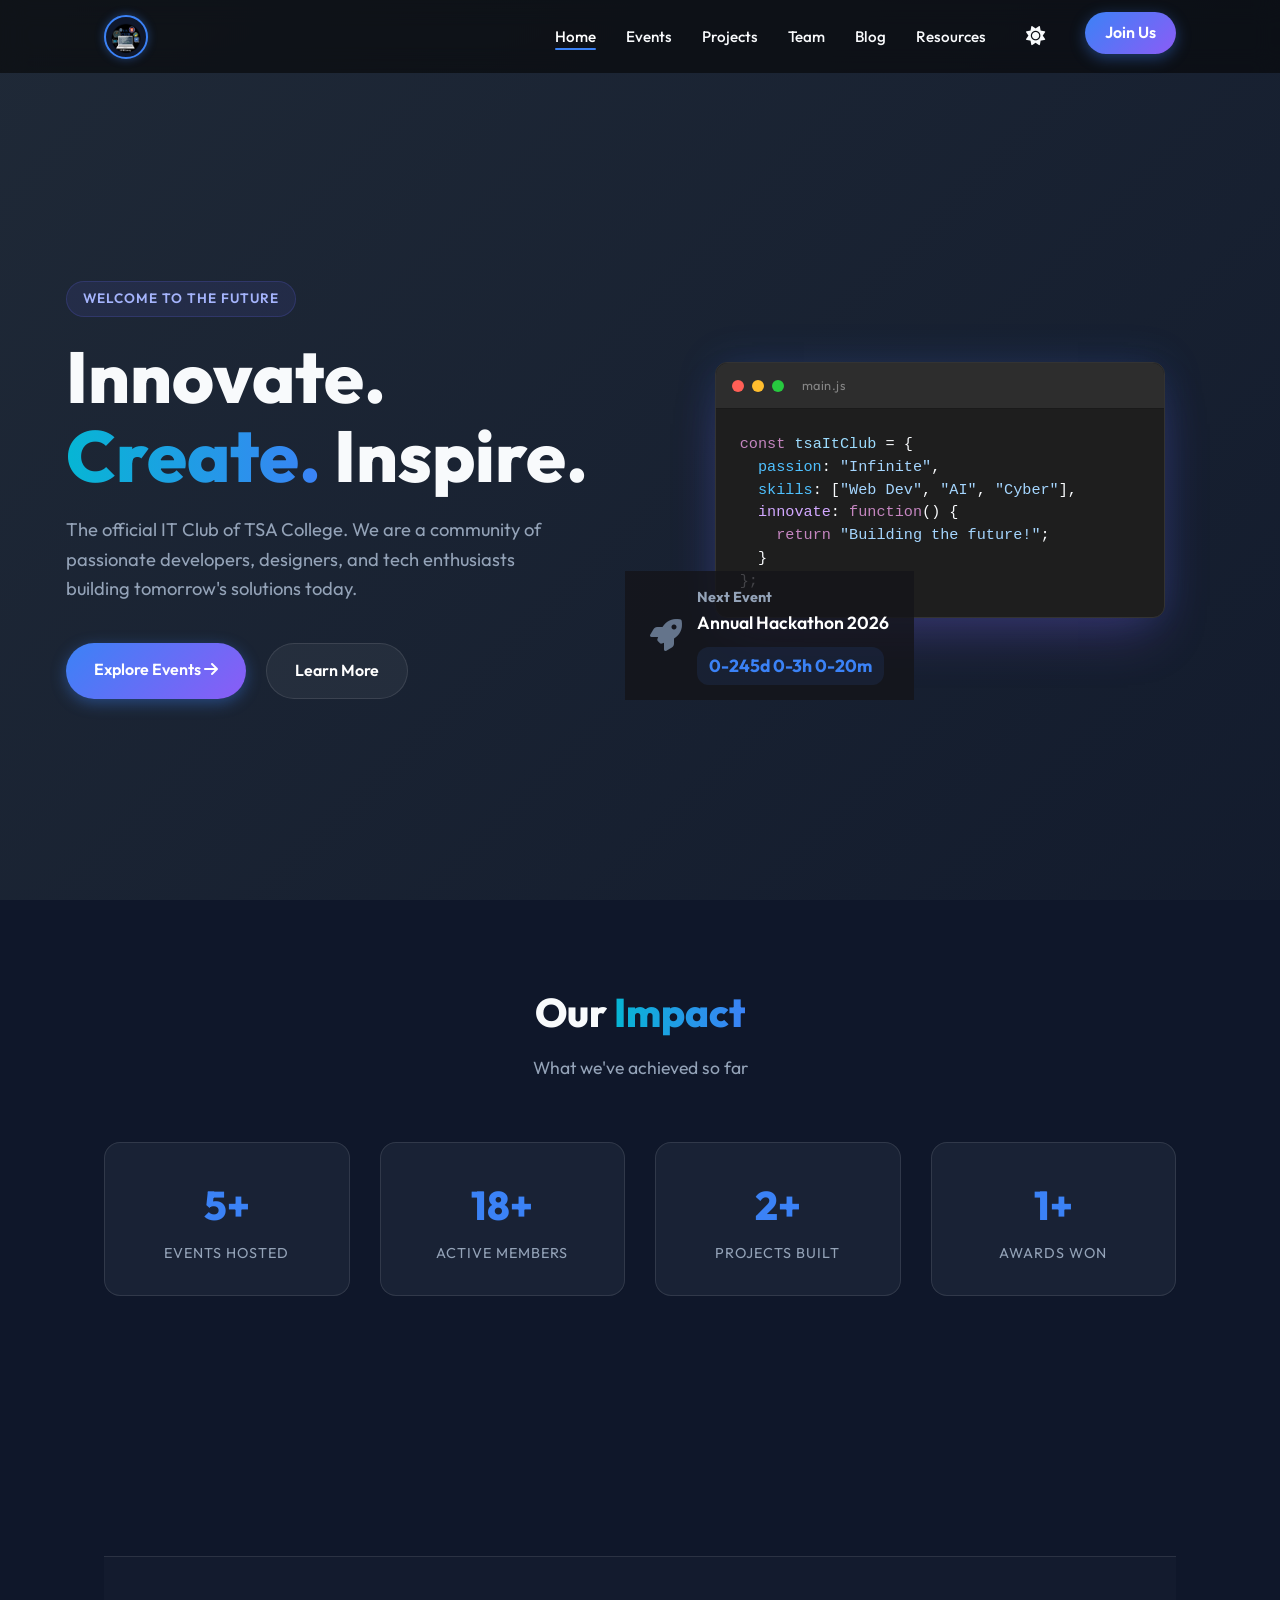
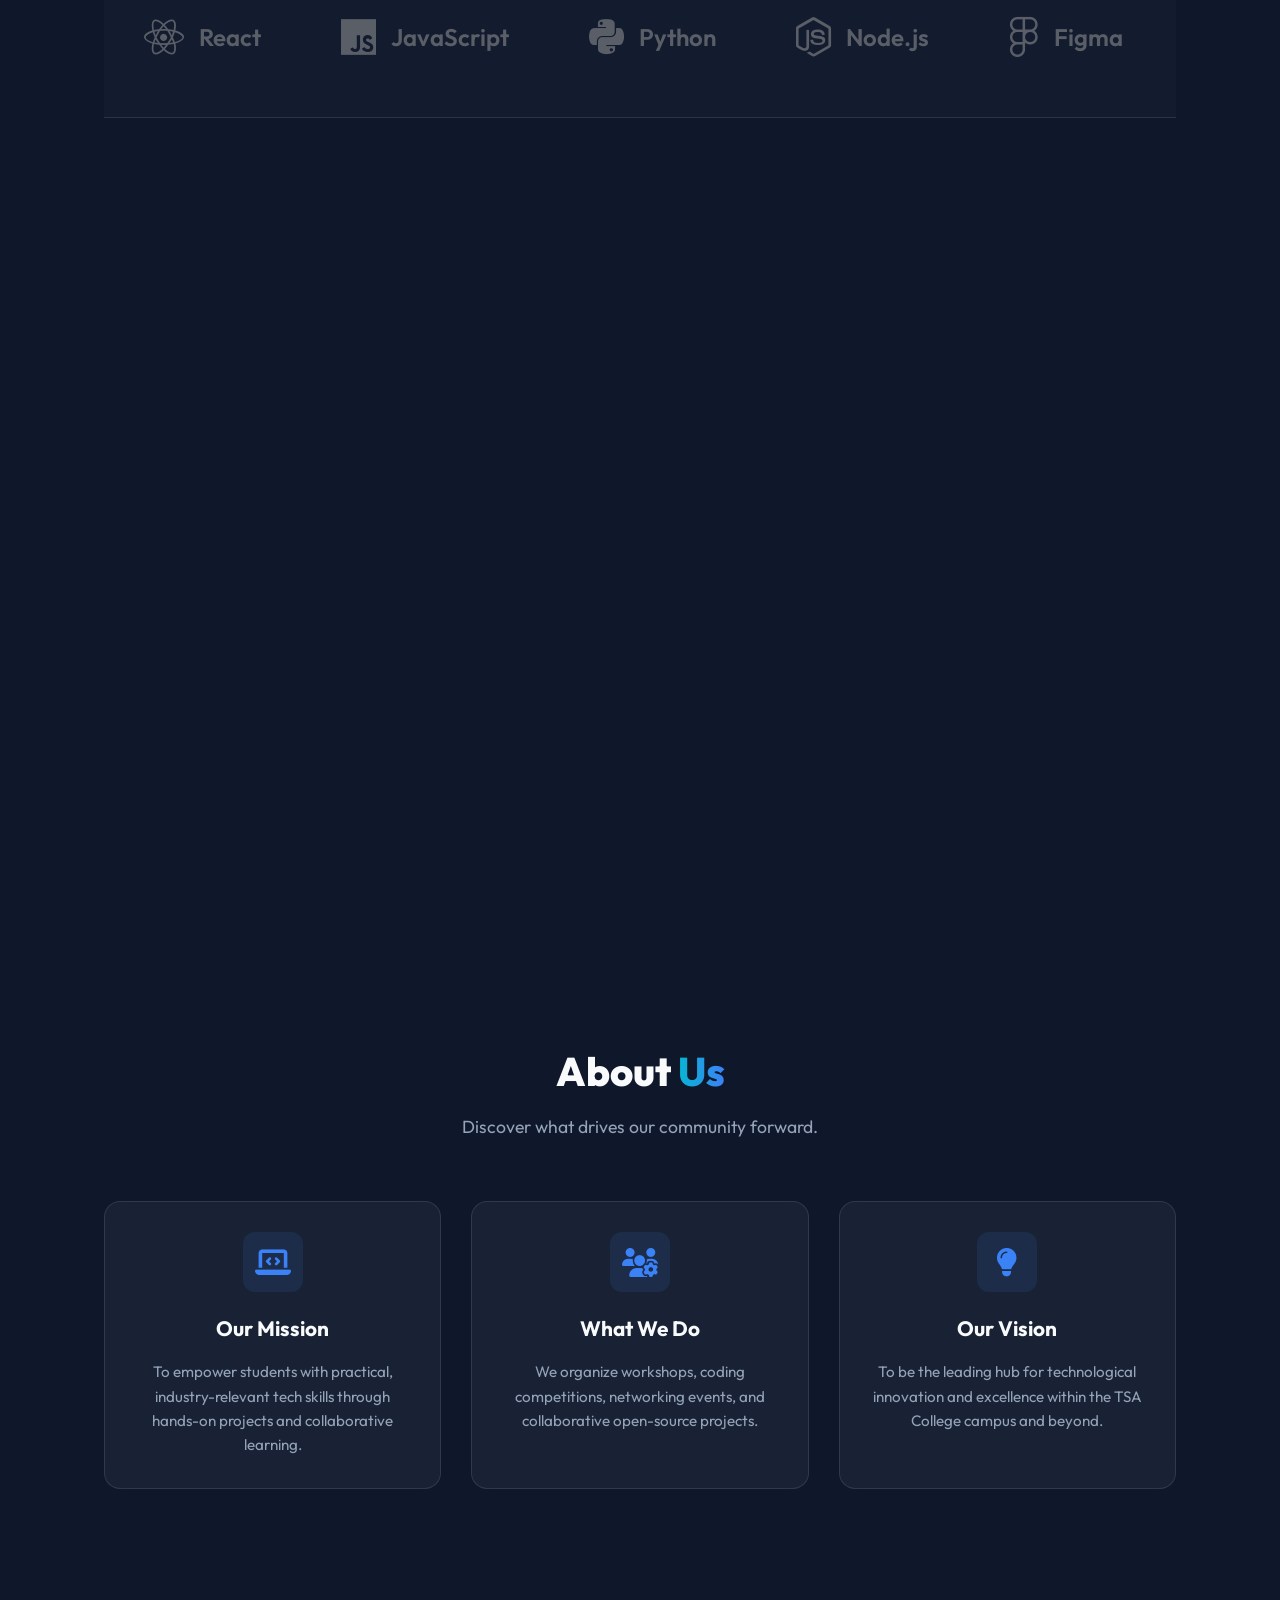
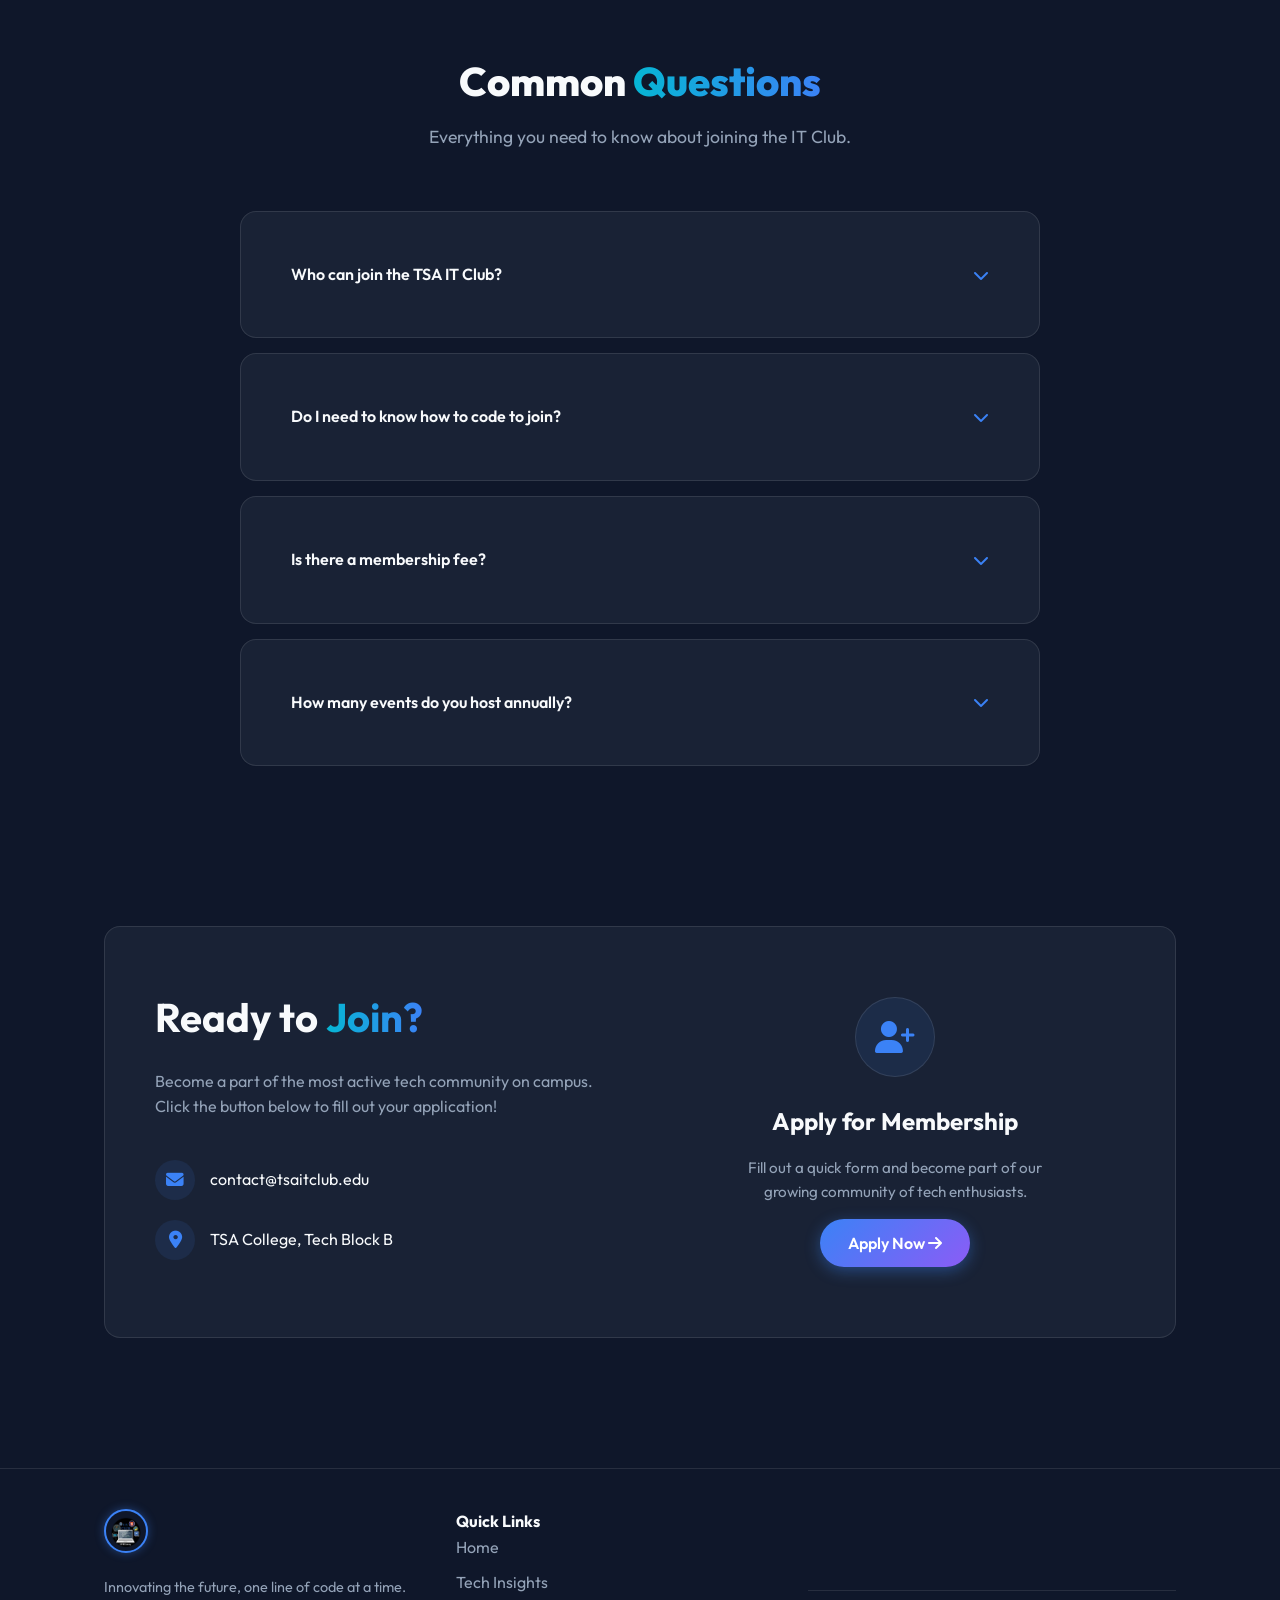
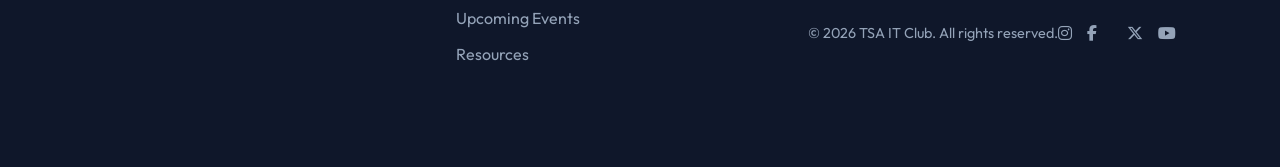
<file: index.html>
<!doctype html>
<html lang="en">
  <head>
    <meta charset="UTF-8" />
    <meta name="viewport" content="width=device-width, initial-scale=1.0" />
    <meta
      name="description"
      content="Official website of the TSA IT Club. Join us to learn, build, and innovate."
    />
    <title>TSA IT Club</title>
    <link rel="icon" type="image/png" href="images/logo.png" />
    <link rel="stylesheet" href="css/style.css" />
    <link
      href="https://fonts.googleapis.com/css2?family=Outfit:wght@300;400;500;600;800&display=swap"
      rel="stylesheet"
    />
    <!-- Font Awesome for icons -->
    <link
      rel="stylesheet"
      href="https://cdnjs.cloudflare.com/ajax/libs/font-awesome/6.4.0/css/all.min.css"
    />
  </head>

  <body>
    <!-- Premium Pre-loader -->
    <div id="preloader">
      <div class="loader-content">
        <div class="loader-logo">
          <i class="fa-solid fa-code"></i>
        </div>
        <h2>TSA <span class="gradient-text">IT Club</span></h2>
        <div class="loader-bar"></div>
      </div>
    </div>

    <!-- Background Elements -->
    <div class="glow-container">
      <div class="glow-orb orb-1"></div>
      <div class="glow-orb orb-2"></div>
    </div>

    <!-- Navigation -->
    <nav id="navbar">
      <div class="nav-content">
        <a href="#" class="logo">
          <img src="images/logo.png" alt="TSA IT Club Logo" class="club-logo-img" />
        </a>
        <ul class="nav-links">
          <li><a href="index.html" class="active-page">Home</a></li>
          <li><a href="events.html">Events</a></li>
          <li><a href="projects.html">Projects</a></li>
          <li><a href="team.html">Team</a></li>
          <li><a href="blog.html">Blog</a></li>
          <li><a href="resources.html">Resources</a></li>
          <li>
            <button
              id="theme-toggle"
              class="theme-btn"
              aria-label="Toggle Dark/Light Mode"
            >
              <i class="fa-solid fa-sun"></i>
            </button>
          </li>
          <li><a href="#contact" class="btn-primary-sm">Join Us</a></li>
        </ul>
        <div
          class="hamburger"
          role="button"
          tabindex="0"
          aria-label="Toggle Navigation Menu"
        >
          <i class="fa-solid fa-bars"></i>
        </div>
      </div>
    </nav>

    <!-- Hero Section -->
    <section id="home" class="hero">
      <div class="hero-content fade-in-up">
        <div class="badge">Welcome to the future</div>
        <h1>
          Innovate. <br /><span class="gradient-text">Create.</span> Inspire.
        </h1>
        <p>
          The official IT Club of TSA College. We are a community of passionate
          developers, designers, and tech enthusiasts building tomorrow's
          solutions today.
        </p>
        <div class="hero-btns">
          <a href="events.html" class="btn-primary"
            >Explore Events <i class="fa-solid fa-arrow-right"></i
          ></a>
          <a href="#about" class="btn-secondary">Learn More</a>
        </div>
      </div>
      <div class="hero-visual fade-in">
        <div class="glass-card main-card">
          <div class="card-header">
            <span class="dot red"></span>
            <span class="dot yellow"></span>
            <span class="dot green"></span>
          </div>
          <div class="card-body">
            <pre><code><span class="keyword">const</span> <span class="variable">tsaItClub</span> = {
  <span class="property">passion</span>: <span class="string">"Infinite"</span>,
  <span class="property">skills</span>: [<span class="string">"Web Dev"</span>, <span class="string">"AI"</span>, <span class="string">"Cyber"</span>],
  <span class="method">innovate</span>: <span class="keyword">function</span>() {
    <span class="keyword">return</span> <span class="string">"Building the future!"</span>;
  }
};</code></pre>
          </div>
        </div>
        <div class="glass-card floating-card" id="next-event-card">
          <i class="fa-solid fa-rocket"></i>
          <div>
            <h4>Next Event</h4>
            <p id="next-event-title">Loading...</p>
            <div id="countdown" class="countdown-timer">
              <span id="days">00</span>d <span id="hours">00</span>h
              <span id="minutes">00</span>m
            </div>
          </div>
        </div>
      </div>
    </section>

    <!-- Our Impact (Stats) Section -->
    <section id="impact" class="section">
      <div class="section-header reveal">
        <h2>Our <span class="gradient-text">Impact</span></h2>
        <p>What we've achieved so far</p>
      </div>
      <div class="stats-container reveal-stagger">
        <div class="stat-card glass-panel">
          <h3 class="stat-number" data-target="50">0</h3>
          <p>Events Hosted</p>
        </div>
        <div class="stat-card glass-panel">
          <h3 class="stat-number" data-target="200">0</h3>
          <p>Active Members</p>
        </div>
        <div class="stat-card glass-panel">
          <h3 class="stat-number" data-target="20">0</h3>
          <p>Projects Built</p>
        </div>
        <div class="stat-card glass-panel">
          <h3 class="stat-number" data-target="5">0</h3>
          <p>Awards Won</p>
        </div>
      </div>
    </section>

    <!-- Tech Stack Section -->
    <section class="section">
      <div class="tech-stack-section reveal">
        <div class="marquee">
          <!-- Duplicate for seamless scroll -->
          <div class="marquee-item">
            <i class="fa-brands fa-react"></i> React
          </div>
          <div class="marquee-item">
            <i class="fa-brands fa-js"></i> JavaScript
          </div>
          <div class="marquee-item">
            <i class="fa-brands fa-python"></i> Python
          </div>
          <div class="marquee-item">
            <i class="fa-brands fa-node-js"></i> Node.js
          </div>
          <div class="marquee-item">
            <i class="fa-brands fa-figma"></i> Figma
          </div>
          <div class="marquee-item">
            <i class="fa-solid fa-database"></i> SQL/NoSQL
          </div>
          <div class="marquee-item">
            <i class="fa-brands fa-docker"></i> Docker
          </div>
          <div class="marquee-item">
            <i class="fa-brands fa-git-alt"></i> Git
          </div>
          <!-- Duplicate -->
          <div class="marquee-item">
            <i class="fa-brands fa-react"></i> React
          </div>
          <div class="marquee-item">
            <i class="fa-brands fa-js"></i> JavaScript
          </div>
          <div class="marquee-item">
            <i class="fa-brands fa-python"></i> Python
          </div>
          <div class="marquee-item">
            <i class="fa-brands fa-node-js"></i> Node.js
          </div>
          <div class="marquee-item">
            <i class="fa-brands fa-figma"></i> Figma
          </div>
          <div class="marquee-item">
            <i class="fa-solid fa-database"></i> SQL/NoSQL
          </div>
          <div class="marquee-item">
            <i class="fa-brands fa-docker"></i> Docker
          </div>
          <div class="marquee-item">
            <i class="fa-brands fa-git-alt"></i> Git
          </div>
        </div>
      </div>
    </section>

    <!-- Terminal Emulator Section -->
    <section id="terminal-section" class="section">
      <div class="section-header reveal">
        <h2>Interactive <span class="gradient-text">Terminal</span></h2>
        <p>Type commands to explore. Try 'help'.</p>
      </div>

      <div class="terminal-container reveal">
        <div class="terminal-header">
          <div class="mac-dots">
            <span class="dot red"></span>
            <span class="dot yellow"></span>
            <span class="dot green"></span>
          </div>
          <div class="terminal-title">guest@tsa-it-club: ~</div>
        </div>
        <div class="terminal-body" id="terminal-body">
          <div class="terminal-output">
            <p class="term-system">Welcome to TSA IT Club CLI v1.0.0</p>
            <p class="term-system">
              Type 'help' for a list of available commands.
            </p>
          </div>
          <div class="terminal-input-line">
            <span class="prompt">guest@tsa-it-club:~$</span>
            <input
              type="text"
              id="terminal-input"
              autocomplete="off"
              spellcheck="false"
            />
          </div>
        </div>
      </div>
    </section>

    <!-- About Section -->
    <section id="about" class="section">
      <div class="section-header reveal">
        <h2>About <span class="gradient-text">Us</span></h2>
        <p>Discover what drives our community forward.</p>
      </div>
      <div class="about-grid reveal">
        <div class="about-card glass-panel" data-modal="mission-modal">
          <div class="icon-box"><i class="fa-solid fa-laptop-code"></i></div>
          <h3>Our Mission</h3>
          <p>
            To empower students with practical, industry-relevant tech skills
            through hands-on projects and collaborative learning.
          </p>
        </div>
        <div class="about-card glass-panel" data-modal="whatwedo-modal">
          <div class="icon-box"><i class="fa-solid fa-users-gear"></i></div>
          <h3>What We Do</h3>
          <p>
            We organize workshops, coding competitions, networking events, and
            collaborative open-source projects.
          </p>
        </div>
        <div class="about-card glass-panel" data-modal="vision-modal">
          <div class="icon-box"><i class="fa-solid fa-lightbulb"></i></div>
          <h3>Our Vision</h3>
          <p>
            To be the leading hub for technological innovation and excellence
            within the TSA College campus and beyond.
          </p>
        </div>
      </div>
    </section>

    <!-- FAQ Section -->
    <section id="faq" class="section">
      <div class="section-header reveal">
        <h2>Common <span class="gradient-text">Questions</span></h2>
        <p>Everything you need to know about joining the IT Club.</p>
      </div>
      <div class="faq-container reveal">
        <div class="faq-item glass-panel">
          <div class="faq-question">
            <span>Who can join the TSA IT Club?</span>
            <i class="fa-solid fa-chevron-down"></i>
          </div>
          <div class="faq-answer">
            Any student of TSA College with a passion for technology can join!
            We welcome all skill levels, from complete beginners to advanced
            developers.
          </div>
        </div>
        <div class="faq-item glass-panel">
          <div class="faq-question">
            <span>Do I need to know how to code to join?</span>
            <i class="fa-solid fa-chevron-down"></i>
          </div>
          <div class="faq-answer">
            Not at all! We have departments for Graphic Designing, Video
            Editing, and Event Management too. Plus, we provide workshops to
            help you learn coding from scratch.
          </div>
        </div>
        <div class="faq-item glass-panel">
          <div class="faq-question">
            <span>Is there a membership fee?</span>
            <i class="fa-solid fa-chevron-down"></i>
          </div>
          <div class="faq-answer">
            Membership is currently free for all TSA students. Some specialized
            workshops or external hackathons might have nominal registration
            costs.
          </div>
        </div>
        <div class="faq-item glass-panel">
          <div class="faq-question">
            <span>How many events do you host annually?</span>
            <i class="fa-solid fa-chevron-down"></i>
          </div>
          <div class="faq-answer">
            We host at least 5 major events every year, including our flagship
            Hackathon, Tech-Talks with industry experts, and monthly coding
            challenges.
          </div>
        </div>
      </div>
    </section>

    <!-- Contact & Footer -->
    <section id="contact" class="section">
      <div class="contact-container glass-panel reveal">
        <div class="contact-info">
          <h2>Ready to <span class="gradient-text">Join?</span></h2>
          <p>
            Become a part of the most active tech community on campus. Click the
            button below to fill out your application!
          </p>
          <div class="info-items">
            <div class="info-item">
              <i class="fa-solid fa-envelope"></i>
              <a href="mailto:contact@tsaitclub.edu" style="color:inherit;text-decoration:none;">contact@tsaitclub.edu</a>
            </div>
            <div class="info-item">
              <i class="fa-solid fa-location-dot"></i>
              <span>TSA College, Tech Block B</span>
            </div>
          </div>
        </div>
        <div class="join-cta">
          <div class="join-cta-icon"><i class="fa-solid fa-user-plus"></i></div>
          <h3>Apply for Membership</h3>
          <p>
            Fill out a quick form and become part of our growing community of
            tech enthusiasts.
          </p>
          <button
            id="open-join-modal"
            class="btn-primary"
            data-modal="join-modal"
          >
            Apply Now <i class="fa-solid fa-arrow-right"></i>
          </button>
        </div>
      </div>
    </section>

    <footer>
      <div class="footer-content">
        <div class="footer-sections">
          <div class="footer-brand">
            <img src="images/logo.png" alt="TSA IT Club Logo" class="club-logo-img" />
            <p>Innovating the future, one line of code at a time.</p>
          </div>
          <div class="footer-links">
            <h4>Quick Links</h4>
            <ul>
              <li><a href="index.html">Home</a></li>
              <li><a href="blog.html">Tech Insights</a></li>
              <li><a href="events.html">Upcoming Events</a></li>
              <li><a href="resources.html">Resources</a></li>
            </ul>
          </div>
        </div>
        <div class="footer-bottom">
          <p>&copy; 2026 TSA IT Club. All rights reserved.</p>
          <div class="footer-social">
            <a href="#" aria-label="Instagram"><i class="fa-brands fa-instagram"></i></a>
            <a href="#" aria-label="Facebook"><i class="fa-brands fa-facebook-f"></i></a>
            <a href="#" aria-label="TikTok"><i class=\"fa-brands fa-tiktok\"></i></a>
            <a href="#" aria-label="X (Twitter)"><i class="fa-brands fa-x-twitter"></i></a>
            <a href="#" aria-label="YouTube"><i class="fa-brands fa-youtube"></i></a>
          </div>
        </div>
      </div>
    </footer>

    <!-- Modals -->
    <!-- Join Us Modal (Multi-Step Wizard) -->
    <div class="modal-overlay" id="join-modal">
      <div class="modal-content join-modal-content">
        <button class="modal-close" aria-label="Close Modal">
          <i class="fa-solid fa-xmark"></i>
        </button>
        <div class="join-modal-header">
          <i class="fa-solid fa-user-plus modal-icon"></i>
          <h3>Join <span class="gradient-text">IT Club</span></h3>
          <p>Start your journey with us.</p>
        </div>

        <!-- Progress Bar -->
        <div class="wizard-progress">
          <div class="progress-step active" data-step="1">1</div>
          <div class="progress-line"></div>
          <div class="progress-step" data-step="2">2</div>
          <div class="progress-line"></div>
          <div class="progress-step" data-step="3">3</div>
        </div>

        <form
          id="join-form"
          action="https://formspree.io/f/meelwjol"
          method="POST"
        >
          <!-- Step 1: Personal Details -->
          <div class="form-step active" id="step-1">
            <div class="input-group">
              <i class="fa-solid fa-user"></i>
              <input type="text" name="name" placeholder="Full Name" required />
            </div>
            <div class="input-group">
              <i class="fa-solid fa-envelope"></i>
              <input
                type="email"
                name="email"
                placeholder="Email Address"
                required
              />
            </div>
            <div class="input-group">
              <i class="fa-brands fa-whatsapp"></i>
              <input
                type="tel"
                name="phone"
                placeholder="Phone / WhatsApp Number"
                required
              />
            </div>
            <div class="wizard-btn-group">
              <button type="button" class="btn-primary btn-next">
                Next <i class="fa-solid fa-arrow-right"></i>
              </button>
            </div>
          </div>

          <!-- Step 2: Technical Skills -->
          <div class="form-step" id="step-2">
            <div class="input-group">
              <i class="fa-solid fa-code"></i>
              <select name="primary_interest" required>
                <option value="" disabled selected>Primary Interest</option>
                <option value="frontend">Frontend Web Dev</option>
                <option value="backend">Backend & APIs</option>
                <option value="cyber">Cybersecurity</option>
                <option value="ai">AI / Machine Learning</option>
                <option value="other">Other / Learning</option>
              </select>
            </div>
            <div class="input-group">
              <i class="fa-solid fa-layer-group"></i>
              <select name="experience_level" required>
                <option value="" disabled selected>Experience Level</option>
                <option value="beginner">Beginner (No experience)</option>
                <option value="intermediate">
                  Intermediate (Some projects)
                </option>
                <option value="advanced">Advanced (Highly skilled)</option>
              </select>
            </div>
            <div class="wizard-btn-group">
              <button type="button" class="btn-secondary btn-prev">
                <i class="fa-solid fa-arrow-left"></i> Previous
              </button>
              <button type="button" class="btn-primary btn-next">
                Next <i class="fa-solid fa-arrow-right"></i>
              </button>
            </div>
          </div>

          <!-- Step 3: Motivation & Submit -->
          <div class="form-step" id="step-3">
            <div class="input-group">
              <i
                class="fa-solid fa-comment-dots"
                style="align-self: flex-start; margin-top: 15px"
              ></i>
              <textarea
                name="motivation"
                placeholder="Why do you want to join? (Optional)"
              ></textarea>
            </div>
            <div class="wizard-btn-group">
              <button type="button" class="btn-secondary btn-prev">
                <i class="fa-solid fa-arrow-left"></i> Previous
              </button>
              <button type="submit" class="btn-primary">
                Submit Application <i class="fa-solid fa-paper-plane"></i>
              </button>
            </div>
          </div>
        </form>
      </div>
    </div>

    <!-- Modals -->
    <div class="modal-overlay" id="mission-modal">
      <div class="modal-content">
        <button class="modal-close" aria-label="Close Modal">
          <i class="fa-solid fa-xmark"></i>
        </button>
        <i class="fa-solid fa-laptop-code modal-icon"></i>
        <h3>Our <span class="gradient-text">Mission</span></h3>

        <p>
          To empower students with practical, industry-relevant tech skills
          through hands-on projects and collaborative learning. We bridge the
          gap between theoretical knowledge and real-world application.
        </p>

        <h4>The Core Philosophy</h4>
        <p>
          At TSA IT Club, we believe that the best way to learn technology is by
          building it. Traditional classroom theory is essential, but
          constructing real projects alongside peers is where true mastery
          happens.
        </p>

        <div class="highlight-box">
          <p>
            <strong>Did you know?</strong> Over 80% of our active members secure
            internships before their final year, thanks to the portfolio of
            projects they build here.
          </p>
        </div>

        <h4>Our Key Objectives</h4>
        <ul>
          <li>Provide hands-on coding experience through guided workshops.</li>
          <li>
            Foster a culture of continuous learning, peer-review, and
            mentorship.
          </li>
          <li>
            Connect students with industry professionals via seminars and
            networking events.
          </li>
          <li>Promote open-source contributions and global collaboration.</li>
        </ul>
      </div>
    </div>

    <div class="modal-overlay" id="whatwedo-modal">
      <div class="modal-content">
        <button class="modal-close" aria-label="Close Modal">
          <i class="fa-solid fa-xmark"></i>
        </button>
        <i class="fa-solid fa-users-gear modal-icon"></i>
        <h3>What We <span class="gradient-text">Do</span></h3>

        <p>
          We organize various activities throughout the academic year to keep
          our members engaged and up-to-date with the latest tech trends. Our
          calendar is packed with opportunities to grow.
        </p>

        <h4>Technical Workshops</h4>
        <p>
          Every week, our senior members and guest speakers host deep-dive
          sessions. Topics include:
        </p>
        <ul>
          <li>Modern Web Development (React, Node.js, Next.js)</li>
          <li>Artificial Intelligence and Machine Learning basics</li>
          <li>
            Cybersecurity fundamentals and capture-the-flag (CTF) strategies
          </li>
          <li>Cloud computing and deployment (AWS, Docker)</li>
        </ul>

        <h4>Competitions & Hackathons</h4>
        <p>
          We host the annual <strong>TSA Hackathon</strong>, a 48-hour coding
          marathon where students solve real-world problems. We also organize
          monthly algorithmic coding challenges to prepare students for
          technical interviews.
        </p>

        <div class="highlight-box">
          <p>
            Join our Slack channel to participate in the "Bug of the Week"
            bounty and win club merchandise!
          </p>
        </div>
      </div>
    </div>

    <div class="modal-overlay" id="vision-modal">
      <div class="modal-content">
        <button class="modal-close" aria-label="Close Modal">
          <i class="fa-solid fa-xmark"></i>
        </button>
        <i class="fa-solid fa-lightbulb modal-icon"></i>
        <h3>Our <span class="gradient-text">Vision</span></h3>

        <p>
          To be the leading hub for technological innovation and excellence
          within the TSA College campus and beyond, producing top-tier tech
          talent ready for the global market.
        </p>

        <h4>Looking to the Future</h4>
        <p>
          We see a future where every student, regardless of their background,
          has the resources, mentorship, and community support to turn their
          innovative ideas into reality. By 2030, we aim to establish a
          fully-funded student startup incubator.
        </p>

        <h4>Community Impact</h4>
        <ul>
          <li>Building software solutions for local college departments.</li>
          <li>Hosting tech-literacy campaigns for non-engineering students.</li>
          <li>
            Creating a permanent alumni network for ongoing career support.
          </li>
        </ul>

        <div class="highlight-box">
          <p>
            <strong>Join the Vision:</strong> We are actively looking for
            visionary students to lead our upcoming AI Research Division.
            Contact the core committee if interested!
          </p>
        </div>
      </div>
    </div>

    <!-- Team & Project modals moved to team.html and projects.html -->

    <div id="toast-container"></div>

    <!-- Back to Top Button -->
    <button
      id="back-to-top"
      class="back-to-top"
      aria-label="Scroll back to top"
    >
      <i class="fa-solid fa-arrow-up"></i>
    </button>

    <script src="js/data.js"></script>
    <script src="js/script.js"></script>

    <!-- Load next event from data.js -->
    <script>
      document.addEventListener("DOMContentLoaded", function () {
        if (
          typeof siteData !== "undefined" &&
          siteData.events &&
          siteData.events.length > 0
        ) {
          // Find the nearest upcoming event by date
          const now = new Date();
          let nextEvent = null;
          siteData.events.forEach(function (e) {
            if (e.date) {
              const eventDate = new Date(e.date);
              if (
                eventDate > now &&
                (!nextEvent || eventDate < new Date(nextEvent.date))
              ) {
                nextEvent = e;
              }
            }
          });
          if (!nextEvent) nextEvent = siteData.events[0];
          const titleEl = document.getElementById("next-event-title");
          if (titleEl && nextEvent) {
            titleEl.innerText = nextEvent.title;
          }
        }
      });
    </script>
  </body>
</html>
</file>
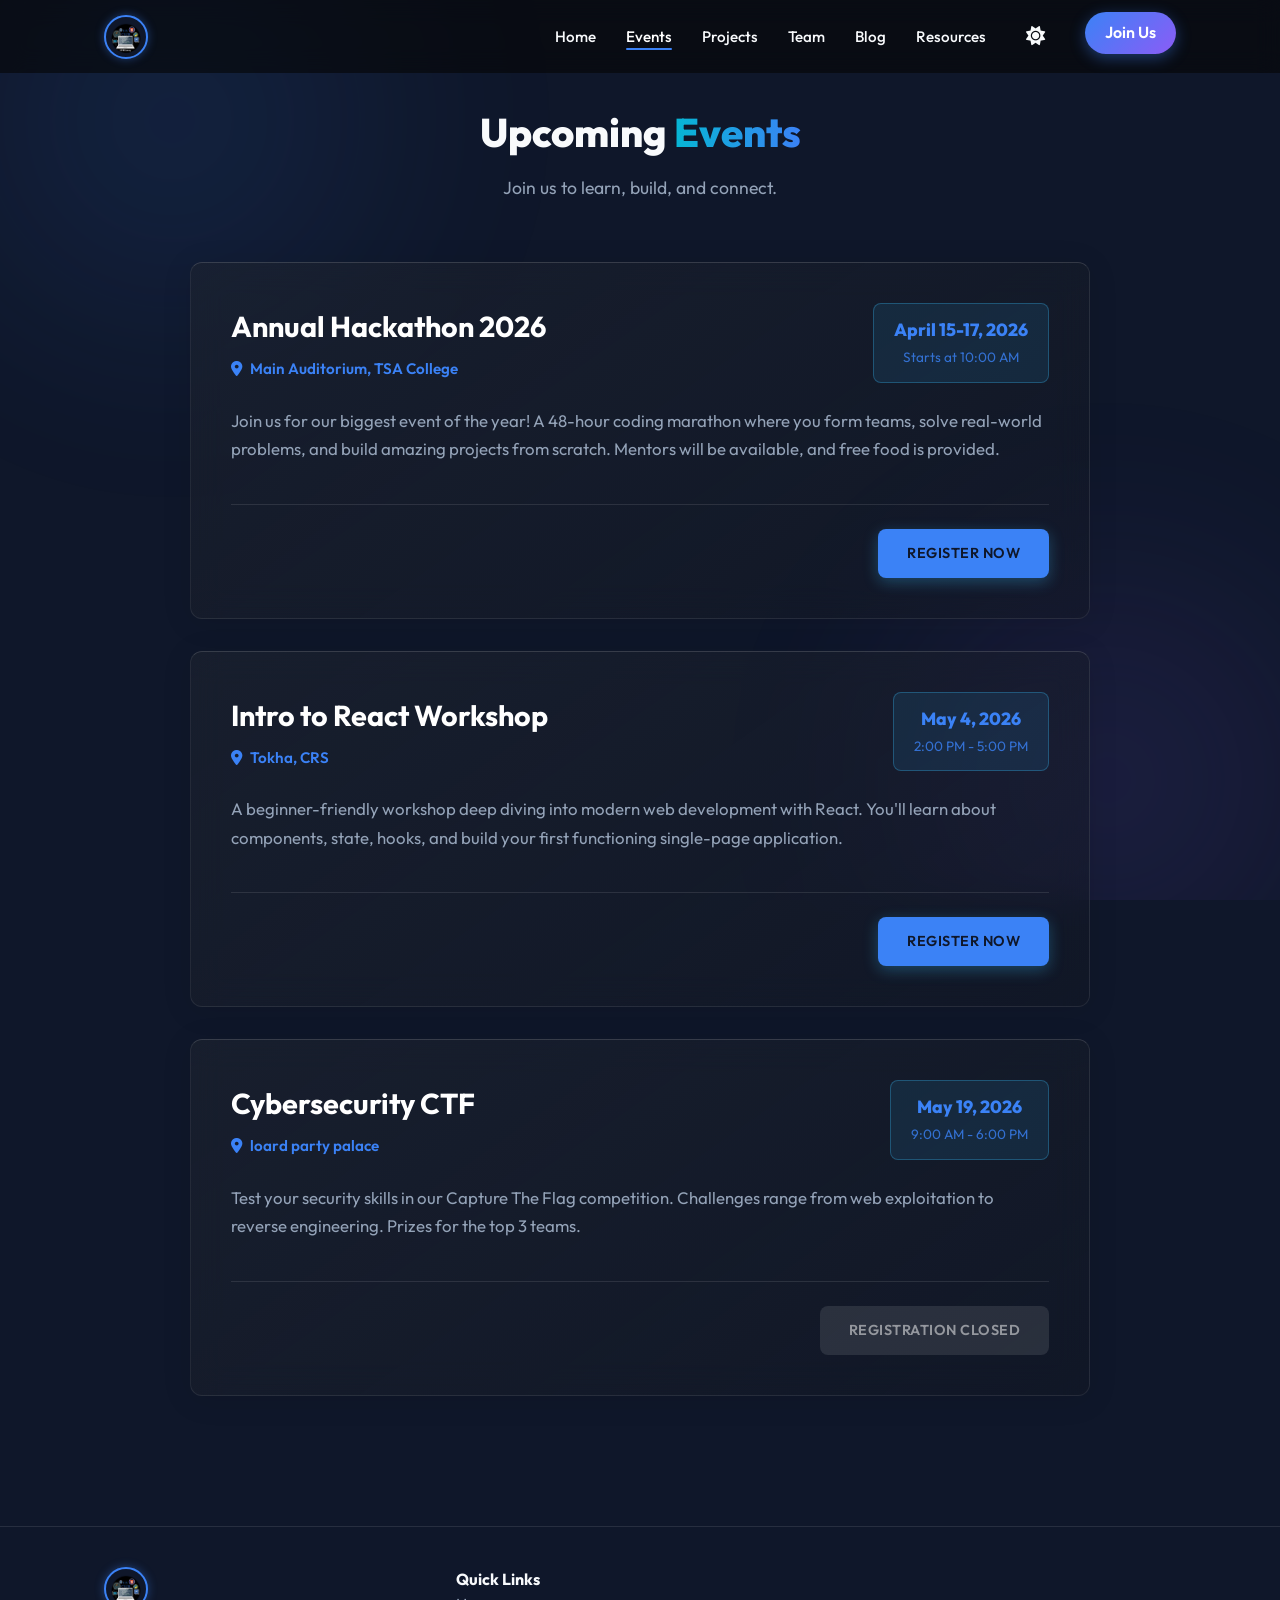
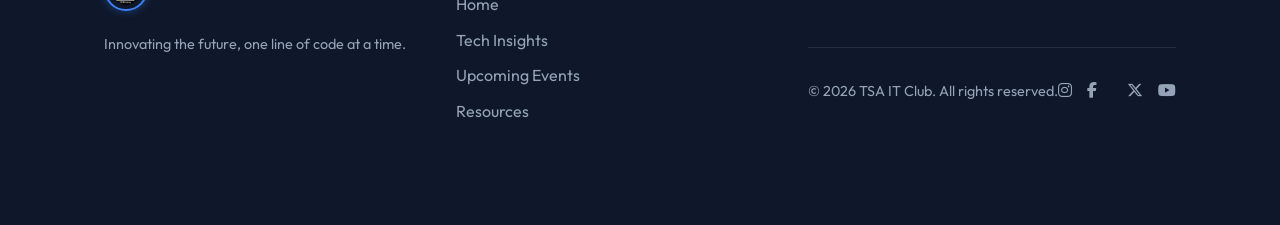
<file: events.html>
<!doctype html>
<html lang="en">
  <head>
    <meta charset="UTF-8" />
    <meta name="viewport" content="width=device-width, initial-scale=1.0" />
    <meta
      name="description"
      content="Upcoming events, workshops, and hackathons by the TSA IT Club."
    />
    <title>Events | TSA IT Club</title>
    <link rel="icon" type="image/png" href="images/logo.png" />
    <link rel="stylesheet" href="css/style.css" />
    <link
      href="https://fonts.googleapis.com/css2?family=Outfit:wght@300;400;500;600;800&display=swap"
      rel="stylesheet"
    />
    <link
      rel="stylesheet"
      href="https://cdnjs.cloudflare.com/ajax/libs/font-awesome/6.4.0/css/all.min.css"
    />
  </head>

  <body>
    <!-- Preloader -->
    <div id="preloader">
      <div class="loader-content">
        <div class="loader-logo"><i class="fa-solid fa-code"></i></div>
        <h2>TSA <span class="gradient-text">IT Club</span></h2>
        <div class="loader-bar"></div>
      </div>
    </div>

    <!-- Background -->
    <div class="glow-container">
      <div class="glow-orb orb-1"></div>
      <div class="glow-orb orb-2"></div>
    </div>

    <!-- Navigation -->
    <nav id="navbar">
      <div class="nav-content">
        <a href="index.html" class="logo">
          <img src="images/logo.png" alt="TSA IT Club Logo" class="club-logo-img" />
        </a>
        <ul class="nav-links">
          <li><a href="index.html">Home</a></li>
          <li><a href="events.html" class="active-page">Events</a></li>
          <li><a href="projects.html">Projects</a></li>
          <li><a href="team.html">Team</a></li>
          <li><a href="blog.html">Blog</a></li>
          <li><a href="resources.html">Resources</a></li>
          <li>
            <button
              id="theme-toggle"
              class="theme-btn"
              aria-label="Toggle Dark/Light Mode"
            >
              <i class="fa-solid fa-sun"></i>
            </button>
          </li>
          <li>
            <a href="index.html#contact" class="btn-primary-sm">Join Us</a>
          </li>
        </ul>
        <div
          class="hamburger"
          role="button"
          tabindex="0"
          aria-label="Toggle Navigation Menu"
        >
          <i class="fa-solid fa-bars"></i>
        </div>
      </div>
    </nav>

    <!-- Page Header -->
    <section class="section page-hero">
      <div class="section-header reveal">
        <h2>Upcoming <span class="gradient-text">Events</span></h2>
        <p>Join us to learn, build, and connect.</p>
      </div>
      <div id="events-container" class="events-container reveal"></div>
    </section>

    <footer>
      <div class="footer-content">
        <div class="footer-sections">
          <div class="footer-brand">
            <img src="images/logo.png" alt="TSA IT Club Logo" class="club-logo-img" />
            <p>Innovating the future, one line of code at a time.</p>
          </div>
          <div class="footer-links">
            <h4>Quick Links</h4>
            <ul>
              <li><a href="index.html">Home</a></li>
              <li><a href="blog.html">Tech Insights</a></li>
              <li><a href="events.html">Upcoming Events</a></li>
              <li><a href="resources.html">Resources</a></li>
            </ul>
          </div>
        </div>
        <div class="footer-bottom">
          <p>&copy; 2026 TSA IT Club. All rights reserved.</p>
          <div class="footer-social">
            <a href="#" aria-label="Instagram"><i class="fa-brands fa-instagram"></i></a>
            <a href="#" aria-label="Facebook"><i class="fa-brands fa-facebook-f"></i></a>
            <a href="#" aria-label="TikTok"><i class=\"fa-brands fa-tiktok\"></i></a>
            <a href="#" aria-label="X (Twitter)"><i class="fa-brands fa-x-twitter"></i></a>
            <a href="#" aria-label="YouTube"><i class="fa-brands fa-youtube"></i></a>
          </div>
        </div>
      </div>
    </footer>

    <!-- Toast Container -->
    <div id="toast-container"></div>

    <!-- Back to Top -->
    <button
      id="back-to-top"
      class="back-to-top"
      aria-label="Scroll back to top"
    >
      <i class="fa-solid fa-arrow-up"></i>
    </button>

    <script src="js/data.js"></script>
    <script src="js/sheets-config.js"></script>
    <script src="js/sheets-sync.js"></script>
    <script>
      // ── Smart date formatter — handles ISO dates from Google Sheets ──
      function formatDate(raw) {
        if (!raw || raw === "Date TBA") return raw;
        // If it already looks human-readable (contains month name), return as-is
        if (/[a-zA-Z]/.test(raw) && !/T\d{2}:/.test(raw)) return raw;
        // Try parsing as Date (catches ISO 8601 strings)
        var d = new Date(raw);
        if (isNaN(d.getTime())) return raw; // unparseable, return as-is
        var months = ["January","February","March","April","May","June",
                      "July","August","September","October","November","December"];
        return months[d.getMonth()] + " " + d.getDate() + ", " + d.getFullYear();
      }

      // ── Render events via SheetSync (falls back to data.js automatically) ──
      document.addEventListener("DOMContentLoaded", function () {
        const container = document.getElementById("events-container");
        if (!container) return;

        // Show a loading skeleton while fetching
        container.innerHTML = '<p style="text-align:center;opacity:0.5;">Loading events...</p>';

        window.SheetSync.load("events", function (events) {
          if (!events || events.length === 0) {
            container.innerHTML =
              '<div style="text-align:center;padding:3rem 1rem;">' +
              '<i class="fa-regular fa-calendar-xmark" style="font-size:3rem;opacity:0.3;margin-bottom:1rem;display:block;"></i>' +
              '<p style="opacity:0.6;font-size:1.1rem;">No events planned currently.</p>' +
              '<p style="opacity:0.4;font-size:0.85rem;margin-top:0.5rem;">Check back soon — we\u0027re always cooking something up!</p>' +
              '</div>';
            return;
          }

          container.innerHTML = events
            .map(function (e, index) {
              const regLink = e.registerLink || e.registrationLink || '';
              const registerBtn = e.isOpen === true || String(e.isOpen).toLowerCase() === 'true'
                ? (regLink
                    ? '<a href="' + regLink + '" target="_blank" class="event-btn">Register Now</a>'
                    : '<span class="event-btn disabled">Registration Closed</span>')
                : '<span class="event-btn disabled">Registration Closed</span>';

              // Ensure safe access + smart date formatting
              const eTitle = e.title || "Untitled Event";
              const eDate = formatDate(e.date || "Date TBA");
              const eDesc = e.description || "";
              const eTime = e.time || "Time TBA";
              const eLoc = e.location || "Location TBA";

              const delay = index * 0.15;

              return (
                '<div class="event-card" style="animation-delay: ' + delay + 's">' +
                  '<div class="event-header">' +
                    '<div class="event-title-group">' +
                      '<h2>' + eTitle + '</h2>' +
                      '<div class="event-location">' +
                        '<span><i class="fa-solid fa-location-dot"></i></span> ' + eLoc +
                      '</div>' +
                    '</div>' +
                    '<div class="event-date-badge">' +
                      '<span class="date">' + eDate + '</span>' +
                      '<span class="time">' + eTime + '</span>' +
                    '</div>' +
                  '</div>' +
                  '<div class="event-description">' +
                    '<p>' + eDesc + '</p>' +
                  '</div>' +
                  '<div class="event-footer">' +
                    registerBtn +
                  '</div>' +
                '</div>'
              );
            })
            .join("");
        });
      });
    </script>
    <script src="js/script.js"></script>
  </body>
</html>
</file>
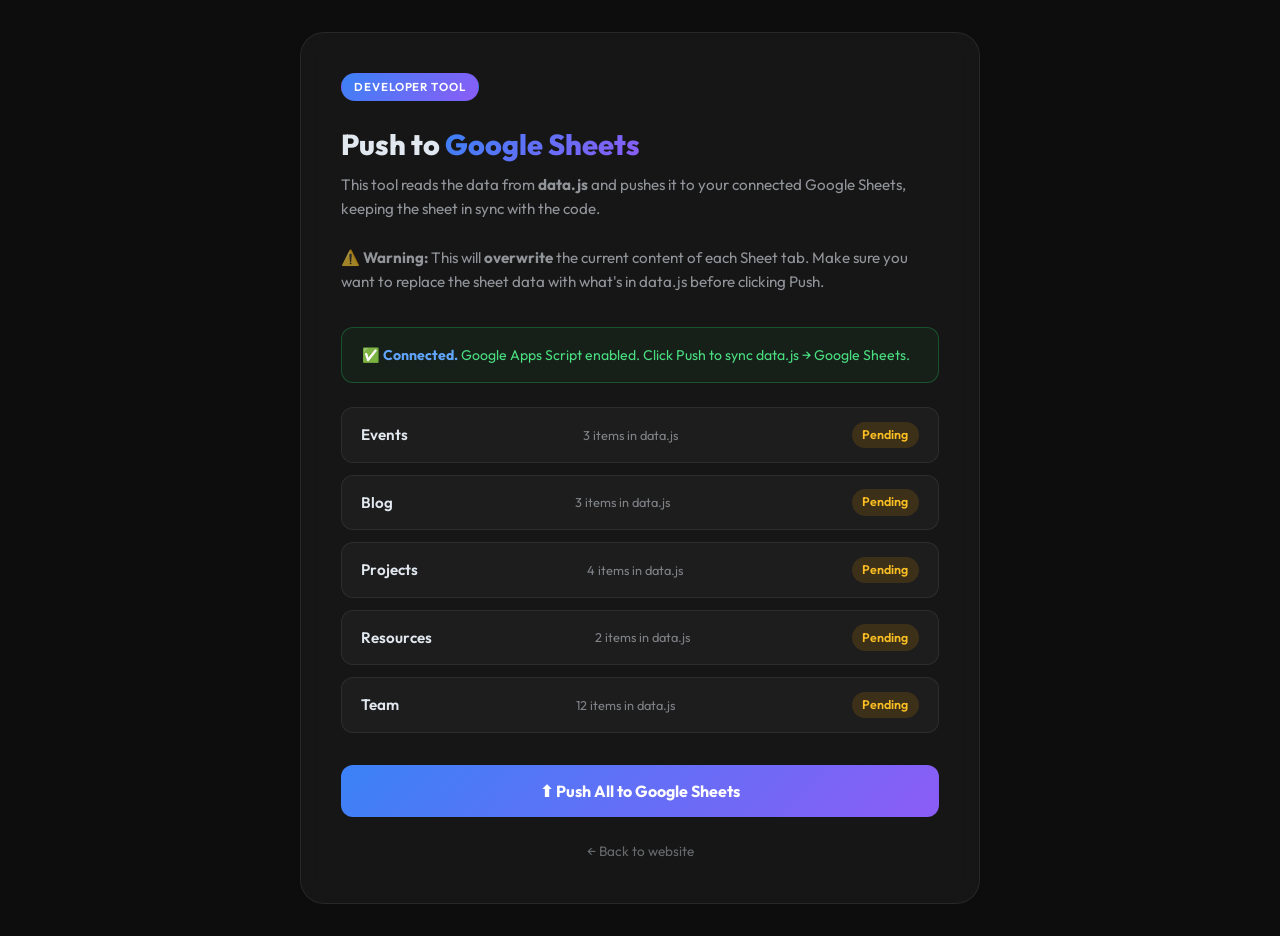
<file: push-to-sheets.html>
<!doctype html>
<html lang="en">
  <head>
    <meta charset="UTF-8" />
    <meta name="viewport" content="width=device-width, initial-scale=1.0" />
    <title>Push to Google Sheets — TSA IT Club Dev Tool</title>
    <link
      href="https://fonts.googleapis.com/css2?family=Outfit:wght@400;600;800&display=swap"
      rel="stylesheet"
    />
    <link rel="icon" href="images/logo.png" />
    <link rel="stylesheet" href="css/style.css" />
    <style>
      /* ── Base ── */
      *,
      *::before,
      *::after {
        box-sizing: border-box;
        margin: 0;
        padding: 0;
      }
      body {
        font-family: "Outfit", sans-serif;
        background: #0d0d0d;
        color: #e2e8f0;
        min-height: 100vh;
        padding: 2rem;
      }

      /* ── Card ── */
      .card {
        max-width: 680px;
        margin: 0 auto;
        background: rgba(255, 255, 255, 0.04);
        border: 1px solid rgba(255, 255, 255, 0.08);
        border-radius: 1.5rem;
        padding: 2.5rem;
        backdrop-filter: blur(10px);
      }
      .badge {
        display: inline-block;
        background: linear-gradient(135deg, #3b82f6, #8b5cf6);
        color: #fff;
        font-size: 0.72rem;
        font-weight: 600;
        letter-spacing: 0.08em;
        text-transform: uppercase;
        padding: 0.25rem 0.75rem;
        border-radius: 999px;
        margin-bottom: 1.2rem;
      }
      h1 {
        font-size: 1.8rem;
        font-weight: 800;
        margin-bottom: 0.4rem;
      }
      h1 span {
        background: linear-gradient(135deg, #3b82f6, #8b5cf6);
        -webkit-background-clip: text;
        -webkit-text-fill-color: transparent;
      }

      .subtitle {
        color: rgba(226, 232, 240, 0.6);
        font-size: 0.95rem;
        margin-bottom: 2rem;
        line-height: 1.6;
      }

      /* ── Status info boxes ── */
      .info-box {
        background: rgba(59, 130, 246, 0.08);
        border: 1px solid rgba(59, 130, 246, 0.25);
        border-radius: 0.75rem;
        padding: 1rem 1.25rem;
        font-size: 0.88rem;
        color: #93c5fd;
        margin-bottom: 1.5rem;
        line-height: 1.6;
      }
      .info-box strong {
        color: #60a5fa;
      }

      /* ── Section list ── */
      .sections {
        display: flex;
        flex-direction: column;
        gap: 0.75rem;
        margin-bottom: 2rem;
      }
      .section-row {
        display: flex;
        align-items: center;
        justify-content: space-between;
        background: rgba(255, 255, 255, 0.03);
        border: 1px solid rgba(255, 255, 255, 0.07);
        border-radius: 0.75rem;
        padding: 0.85rem 1.2rem;
      }
      .section-name {
        font-weight: 600;
        font-size: 0.95rem;
      }
      .section-count {
        font-size: 0.8rem;
        color: rgba(226, 232, 240, 0.5);
      }
      .section-status {
        font-size: 0.78rem;
        padding: 0.2rem 0.65rem;
        border-radius: 999px;
        font-weight: 600;
      }
      .status-pending {
        background: rgba(245, 158, 11, 0.15);
        color: #fbbf24;
      }
      .status-ok {
        background: rgba(34, 197, 94, 0.15);
        color: #4ade80;
      }
      .status-error {
        background: rgba(239, 68, 68, 0.15);
        color: #f87171;
      }
      .status-skipped {
        background: rgba(148, 163, 184, 0.12);
        color: #94a3b8;
      }

      /* ── Button ── */
      .btn-push {
        width: 100%;
        padding: 1rem;
        border: none;
        border-radius: 0.75rem;
        font-family: "Outfit", sans-serif;
        font-size: 1rem;
        font-weight: 700;
        cursor: pointer;
        background: linear-gradient(135deg, #3b82f6, #8b5cf6);
        color: #fff;
        transition:
          opacity 0.2s,
          transform 0.15s;
        display: flex;
        align-items: center;
        justify-content: center;
        gap: 0.6rem;
      }
      .btn-push:hover:not(:disabled) {
        opacity: 0.9;
        transform: translateY(-1px);
      }
      .btn-push:disabled {
        opacity: 0.5;
        cursor: not-allowed;
      }

      /* ── Log ── */
      .log-box {
        margin-top: 1.5rem;
        background: #000;
        border: 1px solid rgba(255, 255, 255, 0.08);
        border-radius: 0.75rem;
        padding: 1rem 1.2rem;
        font-family: "Courier New", monospace;
        font-size: 0.82rem;
        color: #64c967;
        max-height: 220px;
        overflow-y: auto;
        display: none;
      }
      .log-box.visible {
        display: block;
      }
      .log-line {
        margin-bottom: 0.3rem;
      }
      .log-line.err {
        color: #f87171;
      }
      .log-line.warn {
        color: #fbbf24;
      }
      .log-line.info {
        color: #60a5fa;
      }
      .back-link {
        display: block;
        text-align: center;
        margin-top: 1.5rem;
        font-size: 0.85rem;
        color: rgba(226, 232, 240, 0.4);
        text-decoration: none;
      }
      .back-link:hover {
        color: rgba(226, 232, 240, 0.7);
      }
    </style>
  </head>
  <body>
    <div class="card">
      <div class="badge">Developer Tool</div>
      <h1>Push to <span>Google Sheets</span></h1>
      <p class="subtitle">
        This tool reads the data from <strong>data.js</strong> and pushes it to
        your connected Google Sheets, keeping the sheet in sync with the code.
        <br /><br />
        <strong>⚠️ Warning:</strong> This will <strong>overwrite</strong> the
        current content of each Sheet tab. Make sure you want to replace the
        sheet data with what's in data.js before clicking Push.
      </p>

      <div class="info-box" id="cfg-status">Checking sheets-config.js...</div>

      <div class="sections" id="sections-list">
        <!-- Populated by JS -->
      </div>

      <button class="btn-push" id="push-btn" disabled>
        ⬆ Push All to Google Sheets
      </button>

      <div class="log-box" id="log-box"></div>

      <a href="index.html" class="back-link">← Back to website</a>
    </div>

    <!-- Load config and data files -->
    <script src="js/sheets-config.js"></script>
    <script src="js/data.js"></script>
    <script src="js/sheets-sync.js"></script>
    <script src="js/script.js"></script>

    <script>
      // ── Init ─────────────────────────────────────────────
      const SECTIONS = ["events", "blog", "projects", "resources", "team"];
      const statusEls = {};

      function log(msg, type) {
        const box = document.getElementById("log-box");
        box.classList.add("visible");
        const line = document.createElement("div");
        line.className = "log-line " + (type || "");
        line.textContent = "[" + new Date().toLocaleTimeString() + "] " + msg;
        box.appendChild(line);
        box.scrollTop = box.scrollHeight;
      }

      function setStatus(section, text, cls) {
        const el = statusEls[section];
        if (el) {
          el.textContent = text;
          el.className = "section-status status-" + cls;
        }
      }

      // ── Build section list ────────────────────────────────
      function buildUI() {
        const list = document.getElementById("sections-list");
        const cfgBox = document.getElementById("cfg-status");
        const pushBtn = document.getElementById("push-btn");

        const cfg =
          typeof SHEETS_CONFIG !== "undefined"
            ? SHEETS_CONFIG
            : { enabled: false };

        if (!cfg.enabled || !cfg.scriptUrl || cfg.scriptUrl === "YOUR-SCRIPT-URL") {
          cfgBox.innerHTML =
            "🔴 <strong>Not configured yet.</strong><br>" +
            "Open <code>sheets-config.js</code>, paste your Google Apps Script URL as <code>scriptUrl</code>, " +
            "then change <code>enabled: false</code> → <code>enabled: true</code>.";
          cfgBox.style.borderColor = "rgba(239,68,68,0.4)";
          cfgBox.style.color = "#f87171";
          cfgBox.style.background = "rgba(239,68,68,0.06)";
        } else {
          cfgBox.innerHTML =
            "✅ <strong>Connected.</strong> Google Apps Script enabled. " +
            "Click Push to sync data.js → Google Sheets.";
          cfgBox.style.borderColor = "rgba(34,197,94,0.3)";
          cfgBox.style.color = "#4ade80";
          cfgBox.style.background = "rgba(34,197,94,0.06)";
          pushBtn.disabled = false;
        }

        list.innerHTML = "";
        SECTIONS.forEach(function (sec) {
          const data =
            typeof siteData !== "undefined" && Array.isArray(siteData[sec])
              ? siteData[sec]
              : [];
          const row = document.createElement("div");
          row.className = "section-row";
          row.innerHTML =
            '<div><span class="section-name">' +
            sec.charAt(0).toUpperCase() +
            sec.slice(1) +
            "</span></div>" +
            '<span class="section-count">' +
            data.length +
            " item" +
            (data.length !== 1 ? "s" : "") +
            " in data.js</span>" +
            '<span class="section-status status-pending" id="status-' +
            sec +
            '">Pending</span>';
          list.appendChild(row);
          statusEls[sec] = document.getElementById("status-" + sec);

          if (!cfg.enabled) setStatus(sec, "Disabled", "skipped");
        });
      }

      // ── Push All ─────────────────────────────────────────
      document
        .getElementById("push-btn")
        .addEventListener("click", function () {
          const btn = this;
          btn.disabled = true;
          btn.textContent = "⏳ Pushing...";
          log("Starting push of all sections...", "info");

          let done = 0;
          let errors = 0;

          SECTIONS.forEach(function (sec) {
            const data =
              typeof siteData !== "undefined" && Array.isArray(siteData[sec])
                ? siteData[sec]
                : [];
            setStatus(sec, "Pushing...", "pending");
            log("Pushing " + sec + " (" + data.length + " rows)...", "");

            window.SheetSync.pushSection(
              sec,
              data,
              function () {
                // onDone
                done++;
                setStatus(sec, "✓ Done", "ok");
                log(sec + " pushed successfully!", "");
                checkDone();
              },
              function (err) {
                // onError
                done++;
                errors++;
                setStatus(sec, "✗ Error", "error");
                log("ERROR pushing " + sec + ": " + err.message, "err");
                checkDone();
              },
            );
          });

          function checkDone() {
            if (done === SECTIONS.length) {
              btn.disabled = false;
              btn.textContent = "⬆ Push All to Google Sheets";
              if (errors === 0) {
                log("All sections pushed successfully! ✅", "info");
              } else {
                log(
                  errors + " section(s) failed. Check the errors above.",
                  "warn",
                );
              }
            }
          }
        });

      // ── Run ──────────────────────────────────────────────
      buildUI();
    </script>
  </body>
</html>
</file>
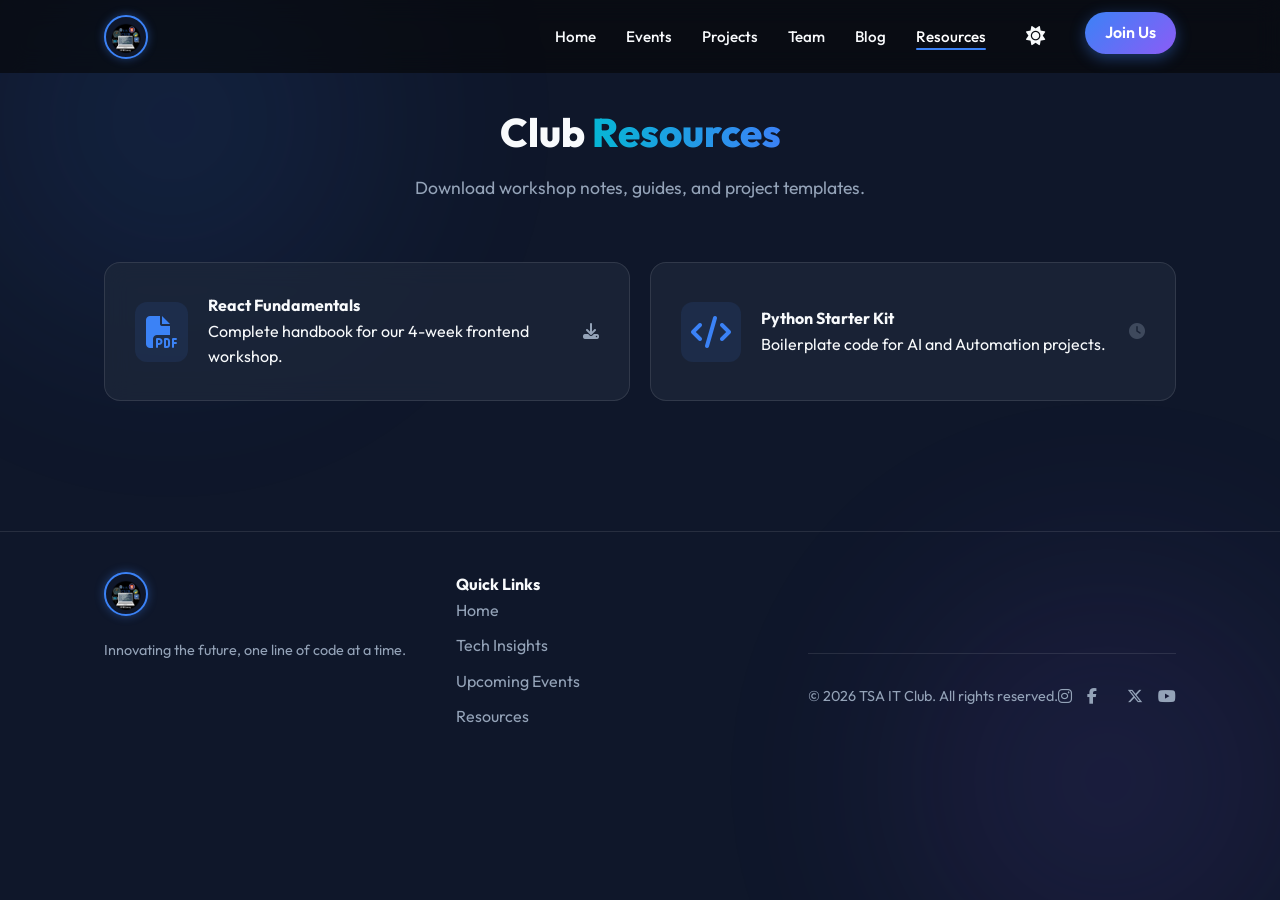
<file: resources.html>
<!doctype html>
<html lang="en">
  <head>
    <meta charset="UTF-8" />
    <meta name="viewport" content="width=device-width, initial-scale=1.0" />
    <meta
      name="description"
      content="Download workshop notes, guides, and project templates from TSA IT Club."
    />
    <title>Resources | TSA IT Club</title>
    <link rel="icon" type="image/png" href="images/logo.png" />
    <link rel="stylesheet" href="css/style.css" />
    <link
      href="https://fonts.googleapis.com/css2?family=Outfit:wght@300;400;500;600;800&display=swap"
      rel="stylesheet"
    />
    <link
      rel="stylesheet"
      href="https://cdnjs.cloudflare.com/ajax/libs/font-awesome/6.4.0/css/all.min.css"
    />
  </head>

  <body>
    <!-- Preloader -->
    <div id="preloader">
      <div class="loader-content">
        <div class="loader-logo"><i class="fa-solid fa-code"></i></div>
        <h2>TSA <span class="gradient-text">IT Club</span></h2>
        <div class="loader-bar"></div>
      </div>
    </div>

    <!-- Background -->
    <div class="glow-container">
      <div class="glow-orb orb-1"></div>
      <div class="glow-orb orb-2"></div>
    </div>

    <!-- Navigation -->
    <nav id="navbar">
      <div class="nav-content">
        <a href="index.html" class="logo">
          <img src="images/logo.png" alt="TSA IT Club Logo" class="club-logo-img" />
        </a>
        <ul class="nav-links">
          <li><a href="index.html">Home</a></li>
          <li><a href="events.html">Events</a></li>
          <li><a href="projects.html">Projects</a></li>
          <li><a href="team.html">Team</a></li>
          <li><a href="blog.html">Blog</a></li>
          <li><a href="resources.html" class="active-page">Resources</a></li>
          <li>
            <button
              id="theme-toggle"
              class="theme-btn"
              aria-label="Toggle Dark/Light Mode"
            >
              <i class="fa-solid fa-sun"></i>
            </button>
          </li>
          <li>
            <a href="index.html#contact" class="btn-primary-sm">Join Us</a>
          </li>
        </ul>
        <div
          class="hamburger"
          role="button"
          tabindex="0"
          aria-label="Toggle Navigation Menu"
        >
          <i class="fa-solid fa-bars"></i>
        </div>
      </div>
    </nav>

    <!-- Resources Section -->
    <section id="resources" class="section page-hero">
      <div class="section-header reveal">
        <h2>Club <span class="gradient-text">Resources</span></h2>
        <p>Download workshop notes, guides, and project templates.</p>
      </div>
      <div id="resources-grid" class="resources-grid reveal-stagger"></div>
    </section>

    <footer>
      <div class="footer-content">
        <div class="footer-sections">
          <div class="footer-brand">
            <img src="images/logo.png" alt="TSA IT Club Logo" class="club-logo-img" />
            <p>Innovating the future, one line of code at a time.</p>
          </div>
          <div class="footer-links">
            <h4>Quick Links</h4>
            <ul>
              <li><a href="index.html">Home</a></li>
              <li><a href="blog.html">Tech Insights</a></li>
              <li><a href="events.html">Upcoming Events</a></li>
              <li><a href="resources.html">Resources</a></li>
            </ul>
          </div>
        </div>
        <div class="footer-bottom">
          <p>&copy; 2026 TSA IT Club. All rights reserved.</p>
          <div class="footer-social">
            <a href="#" aria-label="Instagram"><i class="fa-brands fa-instagram"></i></a>
            <a href="#" aria-label="Facebook"><i class="fa-brands fa-facebook-f"></i></a>
            <a href="#" aria-label="TikTok"><i class=\"fa-brands fa-tiktok\"></i></a>
            <a href="#" aria-label="X (Twitter)"><i class="fa-brands fa-x-twitter"></i></a>
            <a href="#" aria-label="YouTube"><i class="fa-brands fa-youtube"></i></a>
          </div>
        </div>
      </div>
    </footer>

    <div id="toast-container"></div>

    <button
      id="back-to-top"
      class="back-to-top"
      aria-label="Scroll back to top"
    >
      <i class="fa-solid fa-arrow-up"></i>
    </button>

    <script src="js/data.js"></script>
    <script src="js/sheets-config.js"></script>
    <script src="js/sheets-sync.js"></script>
    <script>
      // ── Render resources via SheetSync (falls back to data.js automatically) ──
      document.addEventListener("DOMContentLoaded", function () {
        var grid = document.getElementById("resources-grid");
        if (!grid) return;

        grid.innerHTML = '<p style="text-align:center;opacity:0.5;">Loading resources...</p>';

        window.SheetSync.load("resources", function (resources) {
          if (!resources || resources.length === 0) {
            grid.innerHTML =
              '<div style="text-align:center;padding:3rem 1rem;">' +
              '<i class="fa-regular fa-folder-open" style="font-size:3rem;opacity:0.3;margin-bottom:1rem;display:block;"></i>' +
              '<p style="opacity:0.6;font-size:1.1rem;">No resources uploaded yet.</p>' +
              '<p style="opacity:0.4;font-size:0.85rem;margin-top:0.5rem;">Workshop notes and guides will appear here when available.</p>' +
              '</div>';
            return;
          }

          grid.innerHTML = resources
            .map(function (r) {
              return (
                '<div class="resource-card glass-panel">' +
                '<div class="resource-icon"><i class="' + (r.icon || "fa-solid fa-file") + '"></i></div>' +
                '<div class="resource-info">' +
                "<h4>" + (r.title || "Untitled Resource") + "</h4>" +
                "<p>" + (r.description || "") + "</p>" +
                "</div>" +
                (r.downloadLink && r.downloadLink !== "#" && r.downloadLink.trim() !== ""
                  ? '<a href="' + r.downloadLink + '" target="_blank" class="btn-icon-link"><i class="fa-solid fa-download"></i></a>'
                  : '<span class="btn-icon-link" style="opacity:0.3;cursor:default;"><i class="fa-solid fa-clock"></i></span>') +
                "</div>"
              );
            })
            .join("");
        });
      });
    </script>
    <script src="js/script.js"></script>
  </body>
</html>
</file>
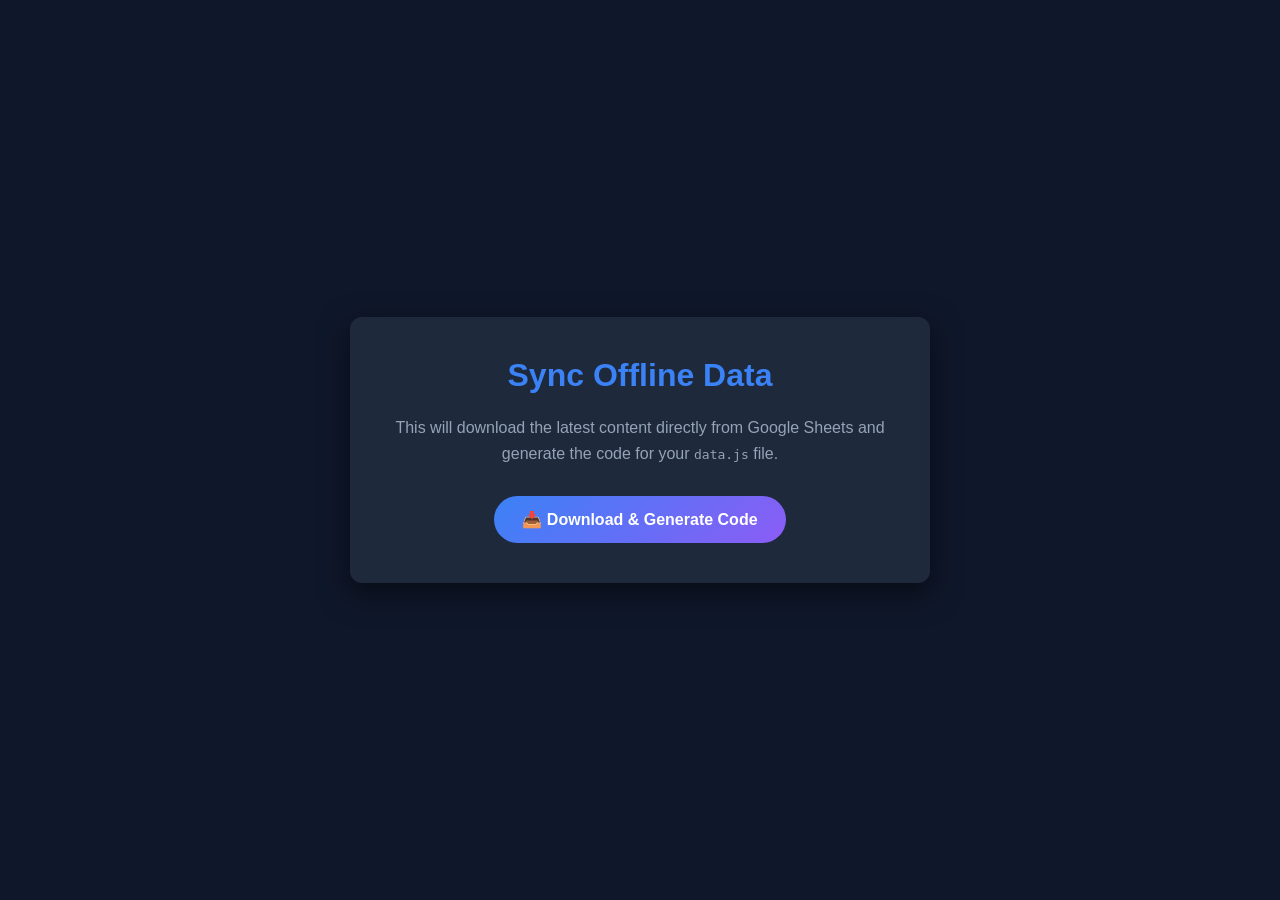
<file: update-data.html>
<!DOCTYPE html>
<html lang="en">
<head>
    <meta charset="UTF-8">
    <meta name="viewport" content="width=device-width, initial-scale=1.0">
    <title>Update Offline Data</title>
    <style>
        body {
            font-family: 'Segoe UI', Tahoma, Geneva, Verdana, sans-serif;
            background-color: #0f172a;
            color: #f8fafc;
            display: flex;
            align-items: center;
            justify-content: center;
            min-height: 100vh;
            margin: 0;
        }

        .card {
            background: #1e293b;
            padding: 40px;
            border-radius: 12px;
            box-shadow: 0 10px 30px rgba(0, 0, 0, 0.5);
            max-width: 500px;
            text-align: center;
        }

        h1 {
            margin-top: 0;
            color: #3b82f6;
        }

        p {
            color: #94a3b8;
            line-height: 1.6;
            margin-bottom: 30px;
        }

        button {
            background: linear-gradient(135deg, #3b82f6, #8b5cf6);
            color: white;
            border: none;
            padding: 14px 28px;
            border-radius: 30px;
            font-size: 1rem;
            font-weight: 600;
            cursor: pointer;
            transition: transform 0.2s, box-shadow 0.2s;
        }

        button:hover {
            transform: translateY(-2px);
            box-shadow: 0 8px 25px rgba(59, 130, 246, 0.4);
        }

        button:active {
            transform: translateY(0);
            box-shadow: none;
        }

        #status {
            margin-top: 20px;
            font-weight: bold;
            display: none;
            padding: 15px;
            border-radius: 8px;
        }

        .success {
            background: rgba(34, 197, 94, 0.1);
            color: #4ade80;
            border: 1px solid rgba(34, 197, 94, 0.2);
        }

        .error {
            background: rgba(239, 68, 68, 0.1);
            color: #f87171;
            border: 1px solid rgba(239, 68, 68, 0.2);
        }

        #codeOutput {
            margin-top: 20px;
            text-align: left;
            background: #0f172a;
            padding: 15px;
            border-radius: 8px;
            border: 1px solid #334155;
            max-height: 200px;
            overflow-y: auto;
            font-family: monospace;
            font-size: 0.85rem;
            color: #a5b4fc;
            display: none;
        }
    </style>
</head>
<body>

    <div class="card">
        <h1>Sync Offline Data</h1>
        <p>This will download the latest content directly from Google Sheets and generate the code for your <code>data.js</code> file.</p>
        
        <button id="syncBtn" onclick="generateDataFile()">📥 Download & Generate Code</button>

        <div id="status"></div>
        <pre id="codeOutput"></pre>
    </div>

    <!-- Ensure config is loaded first -->
    <script src="js/sheets-config.js"></script>

    <script>
        async function generateDataFile() {
            const btn = document.getElementById('syncBtn');
            const statusEl = document.getElementById('status');
            const codeOutput = document.getElementById('codeOutput');
            
            btn.innerText = "⏳ Fetching from Google Sheets...";
            btn.disabled = true;
            statusEl.style.display = 'none';
            codeOutput.style.display = 'none';

            try {
                if (!SHEETS_CONFIG || !SHEETS_CONFIG.scriptUrl || SHEETS_CONFIG.scriptUrl === "YOUR-SCRIPT-URL") {
                    throw new Error("Invalid scriptUrl. Please check js/sheets-config.js.");
                }

                const scriptUrl = SHEETS_CONFIG.scriptUrl;
                const tabs = ['Events', 'Blog', 'Projects', 'Resources', 'Team'];
                const siteData = {};

                for (const tab of tabs) {
                    btn.innerText = `⏳ Fetching ${tab}...`;
                    const response = await fetch(`${scriptUrl}?sheet=${tab}`);
                    if (!response.ok) throw new Error(`Failed to fetch ${tab}`);
                    
                    const data = await response.json();
                    
                    // Normalize the data (exactly like sheets-sync.js does)
                    siteData[tab.toLowerCase()] = data.map(row => {
                        let out = {};
                        for (let key in row) {
                            out[key] = typeof row[key] === 'string' ? row[key].trim() : row[key];
                        }
                        if (tab === 'Projects' && typeof out.tags === 'string') {
                            out.tags = out.tags ? out.tags.split(',').map(t => t.trim()) : [];
                        }
                        if (tab === 'Team' && out.type) {
                            out.type = out.type.toLowerCase().trim();
                        }
                        return out;
                    }).filter(row => {
                        const titleKey = (tab === 'Team') ? 'name' : 'title';
                        return row[titleKey] && String(row[titleKey]).trim() !== '';
                    });
                }

                // Generate the file string
                const fileContent = `/* \n * ============================================================\n *  AUTO-GENERATED FALLBACK DATA\n *  Generated via update-data.html\n * ============================================================\n */\n\nconst siteData = ${JSON.stringify(siteData, null, 2)};\n\nif (typeof module !== 'undefined' && module.exports) {\n  module.exports = siteData;\n}\n`;

                codeOutput.textContent = fileContent;
                codeOutput.style.display = 'block';

                statusEl.className = 'success';
                statusEl.innerHTML = "✅ Success! Copy the code below and paste it into <code>js/data.js</code>, replacing everything inside.";
                statusEl.style.display = 'block';

            } catch (error) {
                statusEl.className = 'error';
                statusEl.innerHTML = `❌ Error: ${error.message}`;
                statusEl.style.display = 'block';
            } finally {
                btn.innerText = "📥 Download & Generate Code";
                btn.disabled = false;
            }
        }
    </script>
</body>
</html>
</file>
<file: css/style.css>
/* Variables & Reset */
:root {
    --bg-color: #0f172a;
    --text-color: #f8fafc;
    --text-muted: #94a3b8;
    --surface: #1e293b;
    --primary: #3b82f6;
    --secondary: #64748b;
    --accent: #8b5cf6;
    --gradient-1: #ec4899;
    --gradient-2: #8b5cf6;
    --gradient-3: #3b82f6;
    --gradient-4: #06b6d4;
    --glass-bg: rgba(30, 41, 59, 0.7);
    --glass-border: rgba(255, 255, 255, 0.1);
    --shadow: 0 4px 30px rgba(0, 0, 0, 0.5);
    --font-main: 'Outfit', sans-serif;
    --transition: all 0.3s ease;
}

body.light-theme {
    --bg-color: #f8fafc;
    --text-color: #0f172a;
    --text-muted: #475569;
    --surface: #ffffff;
    --primary: #2563eb;
    --secondary: #64748b;
    --accent: #7c3aed;
    --glass-bg: rgba(255, 255, 255, 0.8);
    --glass-border: rgba(0, 0, 0, 0.1);
    --shadow: 0 4px 30px rgba(0, 0, 0, 0.05);
}

/* Base Styles */
* {
    margin: 0;
    padding: 0;
    box-sizing: border-box;
    scroll-behavior: smooth;
}

/* Prevent ANY element from overflowing the viewport width (stops mobile browser zoom-out) */
html {
    overflow-x: hidden;
    max-width: 100%;
}

body {
    font-family: var(--font-main);
    background-color: var(--bg-color);
    color: var(--text-color);
    line-height: 1.6;
    overflow-x: hidden;
    max-width: 100%;
}

/* Background Glows */
.glow-container {
    position: fixed;
    top: 0;
    left: 0;
    width: 100%;
    height: 100%;
    z-index: -1;
    overflow: hidden;
    pointer-events: none;
}

.glow-orb {
    position: absolute;
    width: 60vw;
    height: 60vw;
    max-width: 600px;
    /* Cap size so orbs can't push the page wider */
    max-height: 600px;
    border-radius: 50%;
    filter: blur(100px);
    opacity: 0.15;
    animation: floatOrb 20s infinite alternate ease-in-out;
    will-change: transform;
}

.orb-1 {
    top: -20%;
    left: -10%;
    background: radial-gradient(circle, var(--primary), transparent 70%);
}

.orb-2 {
    bottom: -20%;
    right: -10%;
    background: radial-gradient(circle, var(--accent), transparent 70%);
    /* changed from secondary to accent for more blue */
    animation-delay: -10s;
}

@keyframes floatOrb {
    0% {
        transform: translate(0, 0) scale(1);
    }

    100% {
        transform: translate(10%, 10%) scale(1.1);
    }
}

/* Typography & Utilities */
.gradient-text {
    background: linear-gradient(270deg, #ec4899, #8b5cf6, #3b82f6, #06b6d4);
    background-size: 300% 300%;
    animation: gradientShift 6s ease infinite;
    -webkit-background-clip: text;
    -webkit-text-fill-color: transparent;
    background-clip: text;
    display: inline-block;
}

@keyframes gradientShift {
    0% {
        background-position: 0% 50%;
    }

    50% {
        background-position: 100% 50%;
    }

    100% {
        background-position: 0% 50%;
    }
}

.section {
    padding: 80px 5%;
    max-width: 1200px;
    margin: 0 auto;
}

/* Extra top padding for sub-pages (no hero, just content under fixed nav) */
.page-hero {
    padding-top: 100px;
}

.section-header {
    text-align: center;
    margin-bottom: 60px;
}

.section-header h2 {
    font-size: 2.5rem;
    font-weight: 800;
    margin-bottom: 10px;
}

.section-header p {
    color: var(--text-muted);
    font-size: 1.1rem;
}

/* Glassmorphism Classes */
.glass-panel {
    background: var(--glass-bg);
    backdrop-filter: blur(12px);
    -webkit-backdrop-filter: blur(12px);
    border: 1px solid var(--glass-border);
    border-radius: 16px;
    padding: 30px;
    transition: var(--transition);
}

.glass-panel:hover {
    transform: translateY(-5px);
    border-color: rgba(59, 130, 246, 0.3);
    box-shadow: 0 10px 30px -10px rgba(59, 130, 246, 0.2);
}

/* Buttons */
.btn-primary,
.btn-primary-sm,
.btn-secondary,
.btn-outline {
    display: inline-block;
    padding: 14px 28px;
    border-radius: 30px;
    font-weight: 600;
    text-decoration: none;
    transition: var(--transition);
    cursor: pointer;
    font-family: inherit;
    border: none;
    font-size: 1rem;
    position: relative;
    overflow: hidden;
}

.project-card.hide {
    display: none;
}

.btn-primary-sm {
    padding: 8px 20px;
}

.btn-primary,
.btn-primary-sm {
    background: linear-gradient(135deg, var(--primary), var(--accent));
    color: white;
    box-shadow: 0 4px 15px rgba(59, 130, 246, 0.4);
}

.btn-primary:hover,
.btn-primary-sm:hover {
    transform: translateY(-2px);
    box-shadow: 0 8px 25px rgba(59, 130, 246, 0.6);
}

.btn-secondary {
    background: rgba(255, 255, 255, 0.05);
    color: white;
    border: 1px solid rgba(255, 255, 255, 0.1);
}

.btn-secondary:hover {
    background: rgba(255, 255, 255, 0.1);
}

.btn-outline {
    background: transparent;
    color: var(--text-color);
    border: 1px solid rgba(255, 255, 255, 0.3);
    padding: 10px 24px;
}

.btn-outline:hover {
    background: var(--primary);
    color: white;
}

.w-100 {
    width: 100%;
}

/* Navbar */
nav {
    position: fixed;
    top: 0;
    width: 100%;
    z-index: 1000;
    padding: 12px 0;
    transition: var(--transition);
    background: rgba(5, 5, 5, 0.6);
    backdrop-filter: blur(12px);
    -webkit-backdrop-filter: blur(12px);
}

nav.scrolled {
    padding: 8px 0;
    background: rgba(5, 5, 5, 0.9);
    backdrop-filter: blur(15px);
    border-bottom: 1px solid var(--glass-border);
}

body.light-theme nav.scrolled {
    background: rgba(248, 250, 252, 0.95);
}

body.light-theme nav {
    background: rgba(248, 250, 252, 0.7);
}

.nav-content {
    max-width: 1200px;
    margin: 0 auto;
    padding: 0 5%;
    display: flex;
    justify-content: space-between;
    align-items: center;
}

.logo {
    font-size: 1.5rem;
    font-weight: 800;
    text-decoration: none;
    color: white;
    display: flex;
    align-items: center;
}

.club-logo-img {
    height: 44px;
    width: 44px;
    border-radius: 50%;
    object-fit: cover;
    background-color: var(--bg-color);
    border: 2px solid var(--primary);
    box-shadow: 0 0 10px rgba(59, 130, 246, 0.4);
}

.logo i {
    color: var(--primary);
}

.logo span {
    color: var(--text-muted);
    font-weight: 300;
}

.nav-links {
    display: flex;
    list-style: none;
    gap: 30px;
    align-items: center;
}

.nav-links a:not(.btn-primary-sm) {
    color: var(--text-color);
    text-decoration: none;
    font-weight: 500;
    font-size: 0.95rem;
    transition: var(--transition);
}

.nav-links a:not(.btn-primary-sm):hover,
.nav-links a.active-page:not(.btn-primary-sm) {
    color: white;
}

.nav-links a.active-page:not(.btn-primary-sm) {
    position: relative;
}

.nav-links a.active-page:not(.btn-primary-sm)::after {
    content: '';
    position: absolute;
    bottom: -4px;
    left: 0;
    width: 100%;
    height: 2px;
    background: var(--primary);
    border-radius: 2px;
}

.theme-btn {
    background: transparent;
    border: none;
    color: var(--text-color);
    font-size: 1.2rem;
    cursor: pointer;
    padding: 5px 10px;
    border-radius: 50%;
    transition: var(--transition);
}

.theme-btn:hover {
    color: var(--primary);
    transform: rotate(30deg);
}

.hamburger {
    display: none;
    font-size: 1.5rem;
    cursor: pointer;
}

/* Hero Section */
.hero {
    min-height: 100vh;
    display: grid;
    grid-template-columns: 1fr 1fr;
    gap: 50px;
    align-items: center;
    padding: 120px 2% 40px;
    max-width: 1200px;
    margin: 0 auto;
    position: relative;
}

/* Premium full-width background for hero spanning across the container */
#home.hero::before {
    content: '';
    position: absolute;
    top: 0;
    left: 50%;
    transform: translateX(-50%);
    width: 100vw;
    height: 100%;
    background: linear-gradient(-45deg, #090b10, #161b22, #0f172a, #1f2937);
    background-size: 400% 400%;
    animation: premiumGradient 15s ease infinite;
    z-index: -1;
}

@keyframes premiumGradient {
    0% {
        background-position: 0% 50%;
    }

    50% {
        background-position: 100% 50%;
    }

    100% {
        background-position: 0% 50%;
    }
}

.badge {
    display: inline-block;
    padding: 6px 16px;
    border-radius: 20px;
    background: rgba(99, 102, 241, 0.1);
    border: 1px solid rgba(99, 102, 241, 0.2);
    color: #a5b4fc;
    font-size: 0.85rem;
    font-weight: 600;
    margin-bottom: 20px;
    text-transform: uppercase;
    letter-spacing: 1px;
}

.hero h1 {
    font-size: 4.5rem;
    font-weight: 800;
    line-height: 1.1;
    margin-bottom: 20px;
}

.hero p {
    font-size: 1.15rem;
    color: var(--text-muted);
    margin-bottom: 40px;
    max-width: 500px;
}

.hero-btns {
    display: flex;
    gap: 20px;
}

.hero-visual {
    position: relative;
    height: 500px;
    display: flex;
    align-items: center;
    justify-content: center;
}

/* Code Card Styling */
.main-card {
    background: #1e1e1e;
    /* Classic VS Code Dark */
    width: 100%;
    max-width: 450px;
    border-radius: 12px;
    box-shadow: 0 25px 50px -12px rgba(139, 92, 246, 0.25), 0 0 40px rgba(59, 130, 246, 0.15);
    /* Glowing shadow */
    border: 1px solid #333333;
    position: relative;
    z-index: 2;
}

.card-header {
    background: #2d2d2d;
    padding: 12px 16px;
    border-top-left-radius: 12px;
    border-top-right-radius: 12px;
    display: flex;
    gap: 8px;
    border-bottom: 1px solid #1a1a1a;
    align-items: center;
}

.card-header::after {
    content: 'main.js';
    color: #858585;
    font-family: inherit;
    font-size: 0.8rem;
    margin-left: 10px;
    letter-spacing: 0.5px;
}

.dot {
    width: 12px;
    height: 12px;
    border-radius: 50%;
}

.red {
    background: #ff5f56;
}

.yellow {
    background: #ffbd2e;
}

.green {
    background: #27c93f;
}

.card-body {
    padding: 24px;
    font-family: 'Courier New', Courier, monospace;
    font-size: 0.95rem;
    line-height: 1.5;
    overflow-x: auto;
}

.keyword {
    color: #c586c0;
    /* VS Code pink/purple */
}

.variable {
    color: #9cdcfe;
    /* VS Code light blue */
}

.property {
    color: #4fc1ff;
    /* VS Code blue */
}

.string {
    color: #a5d6ff;
}

.method {
    color: #d2a8ff;
}

/* Floating Card */
.floating-card {
    position: absolute;
    bottom: 40px;
    left: -40px;
    display: flex;
    align-items: center;
    gap: 15px;
    padding: 15px 25px;
    z-index: 3;
    animation: float 6s infinite ease-in-out;
    background: rgba(20, 20, 25, 0.8);
}

.floating-card i {
    font-size: 2rem;
    color: var(--secondary);
}

.floating-card h4 {
    font-size: 0.9rem;
    color: var(--text-muted);
}

.floating-card p {
    font-weight: 600;
    font-size: 1.1rem;
    color: white;
    margin: 0;
}

@keyframes float {

    0%,
    100% {
        transform: translateY(0);
    }

    50% {
        transform: translateY(-15px);
    }
}

/* About Section */
.about-grid {
    display: grid;
    grid-template-columns: repeat(3, 1fr);
    gap: 30px;
}

.about-card {
    text-align: center;
    cursor: pointer;
    position: relative;
    overflow: hidden;
}

.about-card::after {
    content: 'Click for details';
    position: absolute;
    bottom: -30px;
    left: 0;
    width: 100%;
    text-align: center;
    font-size: 0.85rem;
    color: var(--primary);
    transition: var(--transition);
    opacity: 0;
}

.about-card:hover::after {
    bottom: 15px;
    opacity: 1;
}

.icon-box {
    width: 60px;
    height: 60px;
    background: rgba(59, 130, 246, 0.1);
    border-radius: 12px;
    display: flex;
    align-items: center;
    justify-content: center;
    margin: 0 auto 20px;
    font-size: 1.8rem;
    color: var(--primary);
}

.about-card h3 {
    margin-bottom: 15px;
    font-size: 1.3rem;
}

.about-card p {
    color: var(--text-muted);
    font-size: 0.95rem;
}

/* Events Section */
.events-main-section {
  padding: 2rem 1.5rem 5rem;
  min-height: 50vh;
}

.events-container {
  max-width: 900px;
  margin: 0 auto;
  display: flex;
  flex-direction: column;
  gap: 2rem;
}

/* No Events State */
.no-events-message {
  text-align: center;
  font-size: 2.5rem;
  font-weight: 800;
  color: var(--text-muted);
  padding: 4rem 2rem;
  background: linear-gradient(
    145deg,
    rgba(30, 36, 48, 0.4),
    rgba(20, 24, 34, 0.2)
  );
  backdrop-filter: blur(10px);
  -webkit-backdrop-filter: blur(10px);
  border: 1px dashed rgba(255, 255, 255, 0.2);
  border-radius: 12px;
}

/* Event Cards Wrapper Style (similar to info cards) */
.event-card {
  /* Translucent and glossy glassmorphism */
  background: linear-gradient(
    145deg,
    rgba(30, 36, 48, 0.6),
    rgba(20, 24, 34, 0.4)
  );
  backdrop-filter: blur(16px);
  -webkit-backdrop-filter: blur(16px);
  border: 1px solid rgba(255, 255, 255, 0.08);
  border-top: 1px solid rgba(255, 255, 255, 0.15); /* Top highlight for gloss */
  border-radius: 12px;
  padding: 2.5rem;
  display: flex;
  flex-direction: column;
  gap: 1.5rem;
  transition:
    transform 0.3s ease,
    box-shadow 0.3s ease,
    border-color 0.3s ease,
    background 0.3s ease;
  box-shadow: 0 4px 30px rgba(0, 0, 0, 0.1);

  /* Entrance animation */
  animation: popUpEntrance 0.6s cubic-bezier(0.175, 0.885, 0.32, 1.275)
    backwards;
}

.event-card:hover {
  transform: translateY(-3px);
  box-shadow: 0 15px 35px rgba(0, 0, 0, 0.5);
  border-color: rgba(56, 189, 248, 0.4);
  background: linear-gradient(
    145deg,
    rgba(35, 42, 55, 0.7),
    rgba(25, 30, 40, 0.5)
  );
}

/* Top Section: Date & Title */
.event-header {
  display: flex;
  justify-content: space-between;
  align-items: flex-start;
  flex-wrap: wrap;
  gap: 1rem;
}

.event-title-group h2 {
  font-size: 1.8rem;
  font-weight: 700;
  color: #fff;
  margin-bottom: 0.5rem;
}

.event-location {
  color: var(--primary);
  font-size: 0.95rem;
  font-weight: 600;
  display: flex;
  align-items: center;
  gap: 0.5rem;
}

.event-date-badge {
  background: rgba(56, 189, 248, 0.1);
  border: 1px solid rgba(56, 189, 248, 0.3);
  color: var(--primary);
  padding: 0.75rem 1.25rem;
  border-radius: 8px;
  text-align: center;
  min-width: 120px;
}

.event-date-badge .date {
  font-weight: 800;
  font-size: 1.1rem;
  display: block;
}

.event-date-badge .time {
  font-size: 0.85rem;
  opacity: 0.8;
}

/* Event Body & Description */
.event-description {
  color: var(--text-muted);
  font-size: 1.05rem;
  line-height: 1.7;
}

/* Event Footer & CTA */
.event-footer {
  margin-top: 1rem;
  padding-top: 1.5rem;
  border-top: 1px solid rgba(255, 255, 255, 0.1);
  display: flex;
  justify-content: flex-end;
}

.event-btn {
  display: inline-block;
  padding: 0.8rem 1.8rem;
  background: var(--primary);
  color: #0f172a;
  font-weight: 600;
  border-radius: 8px;
  text-decoration: none;
  transition: all 0.3s ease;
  box-shadow: 0 4px 15px rgba(56, 189, 248, 0.3);
  text-transform: uppercase;
  font-size: 0.9rem;
  letter-spacing: 0.5px;
}

.event-btn:hover {
  background: #7dd3fc;
  box-shadow: 0 6px 20px rgba(56, 189, 248, 0.5);
  transform: translateY(-2px);
}

.event-btn.disabled {
  background: rgba(255, 255, 255, 0.1);
  color: rgba(255, 255, 255, 0.5);
  box-shadow: none;
  cursor: not-allowed;
  pointer-events: none;
}

/* Base keyframe (replicated here in case events is loaded without info) */
@keyframes popUpEntrance {
  0% {
    opacity: 0;
    transform: translateY(20px) scale(0.95);
  }
  100% {
    opacity: 1;
    transform: translateY(0) scale(1);
  }
}

/* Responsive */
@media (max-width: 600px) {
  .event-header {
    flex-direction: column-reverse;
  }
  .event-date-badge {
    width: 100%;
    display: flex;
    flex-direction: column;
    justify-content: center;
    align-items: center;
    gap: 5px;
  }
  .no-events-message {
    font-size: 1.8rem;
    padding: 3rem 1rem;
  }
  .event-card {
    padding: 1.5rem;
  }
}

/* Team Section */
.team-grid {
    display: grid;
    grid-template-columns: repeat(auto-fit, minmax(320px, 1fr));
    gap: 30px;
    justify-content: center;
    justify-items: center;
    max-width: 1100px;
    margin: 0 auto;
}

.team-card {
    text-align: center;
    padding: 40px 20px;
}

.team-img {
    width: 120px;
    height: 120px;
    border-radius: 50%;
    margin: 0 auto 20px;
    padding: 4px;
    background: linear-gradient(135deg, var(--primary), var(--secondary));
}

.member-nickname {
    display: inline-block;
    font-size: 0.8em;
    font-style: italic;
    color: var(--primary);
    position: relative;
    margin-top: 4px;
    opacity: 0.9;
}

.member-nickname::after {
    content: '';
    position: absolute;
    bottom: -2px;
    left: 0;
    width: 100%;
    height: 1px;
    background: var(--primary);
    opacity: 0.6;
}

.team-img img {
    width: 100%;
    height: 100%;
    border-radius: 50%;
    object-fit: cover;
    background: var(--bg-color);
    padding: 4px;
}

.team-card h3 {
    font-size: 1.3rem;
    margin-bottom: 5px;
}

.role {
    color: var(--primary);
    font-size: 0.9rem;
    margin-bottom: 15px;
    font-weight: 500;
}

.social-links {
    display: flex;
    justify-content: center;
    gap: 15px;
}

.social-links a {
    color: var(--text-muted);
    font-size: 1.2rem;
}

/* Executive Card Improvements — "Important Person" Look */
.exec-card {
    padding: 60px 30px !important;
    /* Physically larger */
    border: 1px solid rgba(255, 255, 255, 0.15) !important;
    background: linear-gradient(145deg, rgba(30, 41, 59, 0.95), rgba(15, 23, 42, 0.95)) !important;
    transform: scale(1.05);
    /* Slightly bigger than others */
    z-index: 2;
    box-shadow: 0 10px 40px rgba(0, 0, 0, 0.5);
}

.exec-card:hover {
    transform: scale(1.08) translateY(-10px);
    box-shadow: 0 20px 50px rgba(0, 0, 0, 0.6);
}

.exec-card .team-img {
    width: 160px !important;
    /* Larger images for execs */
    height: 160px !important;
    border: 3px solid var(--primary);
    box-shadow: 0 0 25px rgba(59, 130, 246, 0.2);
}

.exec-card h3 {
    font-size: 1.6rem !important;
    /* Larger name */
    color: var(--text-color);
    margin-top: 10px;
}

.exec-card .role {
    font-size: 1.1rem !important;
    color: var(--primary) !important;
    letter-spacing: 1px;
    text-transform: uppercase;
}

.exec-badge {
    position: absolute;
    top: 20px;
    right: 20px;
    background: var(--primary);
    color: #fff;
    padding: 6px 14px;
    border-radius: 20px;
    font-size: 0.75rem;
    font-weight: 800;
    text-transform: uppercase;
    box-shadow: 0 4px 12px rgba(59, 130, 246, 0.3);
}

/* Board Members Section */
.board-title {
    text-align: center;
    font-size: 1.8rem;
    margin: 60px 0 30px;
    color: var(--text-color);
}

.board-grid {
    display: grid;
    grid-template-columns: repeat(4, 1fr);
    gap: 20px;
}

.board-card {
    text-align: center;
    padding: 25px 15px;
    background: rgba(255, 255, 255, 0.04);
    backdrop-filter: blur(16px);
    -webkit-backdrop-filter: blur(16px);
    border: 1px solid var(--glass-border);
    border-radius: 16px;
    transition: all 0.35s ease;
    overflow: hidden;
    position: relative;
}

.board-card::before {
    content: "";
    display: block;
    position: absolute;
    top: 0;
    left: 0;
    width: 100%;
    height: 3px;
    background: linear-gradient(90deg, var(--primary), var(--accent));
    opacity: 0.5;
    transition: opacity 0.3s ease;
}

/* Material Ripple Effect */
.btn-primary .ripple,
.btn-secondary .ripple {
    position: absolute;
    background: white;
    transform: translate(-50%, -50%);
    pointer-events: none;
    border-radius: 50%;
    animation: buttonRipple 1s linear infinite;
}

@keyframes buttonRipple {
    0% {
        width: 0px;
        height: 0px;
        opacity: 0.5;
    }

    100% {
        width: 500px;
        height: 500px;
        opacity: 0;
    }
}

.board-card:hover {
    transform: translateY(-6px);
    border-color: rgba(59, 130, 246, 0.3);
    box-shadow: 0 16px 40px -10px rgba(59, 130, 246, 0.2), 0 0 0 1px rgba(59, 130, 246, 0.1);
}

.board-card:hover::before {
    opacity: 1;
}

.board-card h4 {
    font-size: 1.25rem;
    font-weight: 700;
    margin-bottom: 5px;
    color: var(--text-color);
}

.role-sm {
    color: var(--primary);
    font-weight: 600;
    font-size: 0.85rem;
    text-transform: uppercase;
    letter-spacing: 1px;
}

.social-links a:hover {
    color: white;
    transform: translateY(-3px);
}

/* Contact Section */
.contact-container {
    display: grid;
    grid-template-columns: 1fr 1fr;
    gap: 50px;
    padding: 50px;
    align-items: center;
}

.contact-info h2 {
    font-size: 2.5rem;
    margin-bottom: 20px;
}

.contact-info p {
    color: var(--text-muted);
    margin-bottom: 40px;
}

.info-item {
    display: flex;
    align-items: center;
    gap: 15px;
    margin-bottom: 20px;
}

.info-item i {
    width: 40px;
    height: 40px;
    border-radius: 50%;
    background: rgba(59, 130, 246, 0.1);
    color: var(--primary);
    display: flex;
    align-items: center;
    justify-content: center;
    font-size: 1.1rem;
}

/* Join CTA Block */
.join-cta {
    display: flex;
    flex-direction: column;
    align-items: center;
    justify-content: center;
    text-align: center;
    padding: 20px;
    gap: 15px;
}

.join-cta-icon {
    width: 80px;
    height: 80px;
    background: rgba(59, 130, 246, 0.1);
    border: 1px solid var(--glass-border);
    border-radius: 50%;
    display: flex;
    align-items: center;
    justify-content: center;
    font-size: 2rem;
    color: var(--primary);
    margin-bottom: 10px;
}

.join-cta h3 {
    font-size: 1.5rem;
}

.join-cta p {
    color: var(--text-muted);
    font-size: 0.95rem;
    max-width: 300px;
}

/* Join Form inside Modal */
.join-modal-content {
    max-width: 550px;
    max-height: 90vh;
    overflow-y: auto;
    padding: 40px;
}

.join-modal-header {
    text-align: center;
    margin-bottom: 30px;
}

.join-modal-header p {
    color: var(--text-muted);
    font-size: 0.95rem;
}

.join-form {
    display: flex;
    flex-direction: column;
    gap: 18px;
}

.form-group label {
    display: block;
    font-size: 0.9rem;
    font-weight: 600;
    color: var(--text-muted);
    margin-bottom: 8px;
    letter-spacing: 0.3px;
}

.form-group label i {
    color: var(--primary);
    margin-right: 6px;
}

.form-group input,
.form-group textarea {
    width: 100%;
    padding: 13px 16px;
    background: rgba(255, 255, 255, 0.04);
    border: 1px solid rgba(255, 255, 255, 0.1);
    border-radius: 10px;
    color: white;
    font-family: inherit;
    font-size: 0.95rem;
    outline: none;
    transition: var(--transition);
    resize: vertical;
}

.form-group input:focus,
.form-group textarea:focus {
    border-color: var(--primary);
    background: rgba(59, 130, 246, 0.05);
    box-shadow: 0 0 0 3px rgba(59, 130, 246, 0.1);
}

/* Live Validation Feedback */
.form-group input:not(:placeholder-shown):valid,
.form-group textarea:not(:placeholder-shown):valid {
    border-color: #27c93f;
    /* Green */
    box-shadow: 0 0 0 3px rgba(39, 201, 63, 0.1);
}

.form-group input:not(:placeholder-shown):invalid,
.form-group textarea:not(:placeholder-shown):invalid {
    border-color: #ff5f56;
    /* Red */
    box-shadow: 0 0 0 3px rgba(255, 95, 86, 0.1);
}

/* Interest Checkboxes */
.interest-options {
    display: grid;
    grid-template-columns: 1fr 1fr;
    gap: 10px;
    margin-top: 5px;
}

.interest-item {
    display: flex;
    align-items: center;
    gap: 10px;
    padding: 12px 15px;
    background: rgba(255, 255, 255, 0.03);
    border: 1px solid rgba(255, 255, 255, 0.08);
    border-radius: 10px;
    cursor: pointer;
    transition: var(--transition);
    font-size: 0.9rem;
}

.interest-item:hover {
    border-color: var(--primary);
    background: rgba(59, 130, 246, 0.06);
}

.interest-item input[type="checkbox"] {
    width: 16px;
    height: 16px;
    accent-color: var(--primary);
    flex-shrink: 0;
    cursor: pointer;
}

.interest-item span i {
    color: var(--primary);
    margin-right: 5px;
}

/* Footer */
footer {
    border-top: 1px solid var(--glass-border);
    padding: 40px 0;
    margin-top: 50px;
}

/* Modals */
.modal-overlay {
    position: fixed;
    top: 0;
    left: 0;
    width: 100%;
    height: 100%;
    background: rgba(0, 0, 0, 0.7);
    backdrop-filter: blur(5px);
    z-index: 2000;
    display: flex;
    align-items: center;
    justify-content: center;
    opacity: 0;
    pointer-events: none;
    transition: var(--transition);
}

.modal-overlay.active {
    opacity: 1;
    pointer-events: auto;
}

.modal-content {
    background: var(--bg-color);
    width: 90%;
    max-width: 900px;
    /* Made much wider */
    max-height: 85vh;
    /* Keep it within screen bounds */
    overflow-y: auto;
    /* Enable scrolling for long content */
    border-radius: 16px;
    border: 1px solid var(--glass-border);
    box-shadow: 0 25px 50px -12px rgba(0, 0, 0, 0.7);
    padding: 50px;
    position: relative;
    transform: translateY(30px) scale(0.95);
    transition: var(--transition);
}

/* Custom Scrollbar for Modal */
.modal-content::-webkit-scrollbar {
    width: 8px;
}

.modal-content::-webkit-scrollbar-track {
    background: rgba(255, 255, 255, 0.05);
    border-radius: 8px;
}

.modal-content::-webkit-scrollbar-thumb {
    background: var(--primary);
    border-radius: 8px;
}

.modal-overlay.active .modal-content {
    transform: translateY(0) scale(1);
}

.modal-close {
    position: absolute;
    top: 20px;
    right: 20px;
    background: transparent;
    border: none;
    color: var(--text-muted);
    font-size: 1.5rem;
    cursor: pointer;
    transition: var(--transition);
}

.modal-close:hover {
    color: var(--secondary);
    transform: rotate(90deg);
}

.modal-icon {
    font-size: 2.5rem;
    color: var(--primary);
    margin-bottom: 20px;
}

.modal-content h3 {
    font-size: 2.5rem;
    margin-bottom: 25px;
}

.modal-content h4 {
    font-size: 1.5rem;
    margin: 30px 0 15px;
    color: var(--secondary);
}

.modal-content p {
    color: var(--text-muted);
    margin-bottom: 20px;
    line-height: 1.8;
    font-size: 1.1rem;
}

.modal-content ul {
    list-style-position: inside;
    color: var(--text-muted);
    margin-bottom: 30px;
    font-size: 1.1rem;
}

.modal-content li {
    margin-bottom: 12px;
}

.modal-content .highlight-box {
    background: rgba(59, 130, 246, 0.1);
    border-left: 4px solid var(--primary);
    padding: 20px;
    margin: 30px 0;
    border-radius: 0 8px 8px 0;
}

/* --- Multi-Step Wizard & Form Styles --- */
.wizard-progress {
    display: flex;
    align-items: center;
    justify-content: space-between;
    margin-bottom: 30px;
    padding: 0 10px;
}

.progress-step {
    width: 35px;
    height: 35px;
    background: rgba(148, 163, 184, 0.2);
    border-radius: 50%;
    display: flex;
    align-items: center;
    justify-content: center;
    font-weight: bold;
    color: var(--text-muted);
    border: 2px solid transparent;
    transition: var(--transition);
    z-index: 2;
}

.progress-step.active {
    background: var(--primary);
    color: white;
    box-shadow: 0 0 15px rgba(59, 130, 246, 0.4);
}

.progress-step.completed {
    background: #22c55e;
    color: white;
}

.progress-line {
    flex-grow: 1;
    height: 3px;
    background: rgba(148, 163, 184, 0.2);
    margin: 0 10px;
    position: relative;
    z-index: 1;
}

.progress-line::after {
    content: '';
    position: absolute;
    top: 0;
    left: 0;
    height: 100%;
    width: 0%;
    background: var(--primary);
    transition: width 0.4s ease;
}

.form-step {
    display: none;
    animation: fadeIn 0.4s ease forwards;
}

.form-step.active {
    display: block;
}

.wizard-btn-group {
    display: flex;
    justify-content: space-between;
    margin-top: 25px;
    gap: 15px;
}

.wizard-btn-group .btn-primary,
.wizard-btn-group .btn-secondary {
    flex: 1;
    text-align: center;
    justify-content: center;
}

.input-group {
    position: relative;
    margin-bottom: 20px;
}

.input-group i {
    position: absolute;
    left: 15px;
    top: 50%;
    transform: translateY(-50%);
    color: var(--text-muted);
}

.input-group i[class*="fa-comment"] {
    top: 15px;
    transform: none;
}

.input-group input,
.input-group select,
.input-group textarea {
    width: 100%;
    padding: 12px 15px 12px 45px;
    background: var(--surface);
    /* solid dark bg — transparent causes white dropdown popup */
    border: 1px solid var(--glass-border);
    border-radius: 8px;
    color: var(--text-color);
    font-size: 1rem;
    font-family: inherit;
    transition: var(--transition);
}

.input-group textarea {
    resize: vertical;
    min-height: 120px;
}

.input-group input:focus,
.input-group select:focus,
.input-group textarea:focus {
    outline: none;
    border-color: var(--primary);
    box-shadow: 0 0 0 3px rgba(59, 130, 246, 0.2);
}

.input-group select {
    appearance: none;
    -webkit-appearance: none;
    cursor: pointer;
}

/* Style the dropdown popup itself — prevents white flash on open */
.input-group select option {
    background: var(--surface);
    color: var(--text-color);
    padding: 10px;
}

/* Disabled placeholder option */
.input-group select option[disabled] {
    color: var(--text-muted);
}

/* Team Modal Specific Styles */
.team-modal-content {
    max-width: 600px;
    padding: 40px;
}

.team-modal-header {
    display: flex;
    align-items: center;
    gap: 30px;
    margin-bottom: 30px;
    padding-bottom: 30px;
    border-bottom: 1px solid var(--glass-border);
}

.team-modal-img {
    width: 120px;
    height: 120px;
    border-radius: 50%;
    object-fit: cover;
    aspect-ratio: 1/1;
    border: 3px solid var(--primary);
    box-shadow: 0 0 20px rgba(59, 130, 246, 0.3);
}

.team-modal-info h3 {
    margin-bottom: 5px;
    font-size: 1.8rem;
}

.team-modal-info .role {
    font-size: 1.1rem;
    margin-bottom: 15px;
}

.social-links-modal {
    display: flex;
    gap: 15px;
}

.social-links-modal a {
    color: var(--text-color);
    background: rgba(255, 255, 255, 0.05);
    width: 40px;
    height: 40px;
    display: flex;
    align-items: center;
    justify-content: center;
    border-radius: 50%;
    transition: var(--transition);
}

.social-links-modal a:hover {
    background: var(--primary);
    transform: translateY(-3px);
}

.team-modal-body h4 {
    margin: 0 0 10px 0;
    font-size: 1.2rem;
    color: var(--text-color);
}

.team-modal-body p {
    margin-bottom: 25px;
}

.footer-content {
    max-width: 1200px;
    margin: 0 auto;
    padding: 0 5%;
    display: flex;
    justify-content: space-between;
    align-items: center;
}

.footer-content p {
    color: var(--text-muted);
    font-size: 0.9rem;
}

.footer-social {
    display: flex;
    gap: 15px;
}

.footer-social a {
    color: var(--text-muted);
    transition: var(--transition);
}

.footer-social a:hover {
    color: var(--primary);
}


/* Stats Section */
.stats-container {
    display: grid;
    grid-template-columns: repeat(4, 1fr);
    gap: 30px;
    margin-bottom: 60px;
}

.stat-card {
    text-align: center;
    padding: 30px;
}

.stat-card h3 {
    font-size: 2.5rem;
    font-weight: 800;
    color: var(--primary);
    margin-bottom: 5px;
}

.stat-card p {
    color: var(--text-muted);
    font-size: 0.9rem;
    text-transform: uppercase;
    letter-spacing: 1px;
}

/* Tech Stack Marquee */
.tech-stack-section {
    padding: 60px 0;
    overflow: hidden;
    background: rgba(255, 255, 255, 0.02);
    border-top: 1px solid var(--glass-border);
    border-bottom: 1px solid var(--glass-border);
    margin: 40px 0;
}

.marquee {
    display: flex;
    white-space: nowrap;
    animation: scroll 30s linear infinite;
    width: max-content;
    cursor: pointer;
}

.marquee:hover {
    animation-play-state: paused;
}

.marquee-item {
    display: flex;
    align-items: center;
    gap: 15px;
    padding: 0 40px;
    color: var(--text-muted);
    font-size: 1.5rem;
    font-weight: 600;
    filter: grayscale(1) opacity(0.5);
    transition: var(--transition);
}

.marquee-item:hover {
    filter: grayscale(0) opacity(1);
    color: var(--primary);
}

.marquee-item i {
    font-size: 2.5rem;
}

@keyframes scroll {
    0% {
        transform: translateX(0);
    }

    100% {
        transform: translateX(-50%);
    }
}

/* --- Filterable Gallery Styles --- */
.portfolio-filters {
    display: flex;
    justify-content: center;
    flex-wrap: wrap;
    gap: 15px;
    margin-bottom: 40px;
}

.filter-btn {
    background: rgba(255, 255, 255, 0.05);
    border: 1px solid rgba(255, 255, 255, 0.1);
    color: var(--text-color);
    padding: 8px 20px;
    border-radius: 30px;
    cursor: pointer;
    font-size: 0.95rem;
    font-family: inherit;
    transition: var(--transition);
}

.filter-btn:hover,
.filter-btn.active {
    background: var(--primary);
    border-color: var(--primary);
    color: white;
    box-shadow: 0 0 15px rgba(59, 130, 246, 0.4);
}

/* --- Project Cards --- */
.projects-grid {
    display: grid;
    grid-template-columns: repeat(auto-fit, minmax(300px, 1fr));
    gap: 30px;
}

.project-card {
    position: relative;
    overflow: hidden;
    padding: 0;
    height: 400px;
}

.project-img {
    width: 100%;
    height: 100%;
    object-fit: cover;
    transition: var(--transition);
}

.project-overlay {
    position: absolute;
    bottom: 0;
    left: 0;
    width: 100%;
    height: 100%;
    background: linear-gradient(to top, rgba(3, 7, 18, 0.9), transparent);
    padding: 30px;
    display: flex;
    flex-direction: column;
    justify-content: flex-end;
    transition: var(--transition);
}

.project-card:hover .project-img {
    transform: scale(1.1);
}

.project-card:hover .project-overlay {
    background: linear-gradient(to top, var(--bg-color), rgba(3, 7, 18, 0.4));
}

.project-tags {
    display: flex;
    gap: 8px;
    margin-bottom: 10px;
}

.tag {
    font-size: 0.75rem;
    padding: 4px 10px;
    background: rgba(59, 130, 246, 0.1);
    border: 1px solid var(--glass-border);
    border-radius: 20px;
    color: var(--primary);
}

.project-overlay h3 {
    font-size: 1.5rem;
    margin-bottom: 10px;
}

.project-overlay p {
    font-size: 0.9rem;
    color: var(--text-muted);
    opacity: 0;
    transform: translateY(20px);
    transition: var(--transition);
}

.project-card:hover p {
    opacity: 1;
    transform: translateY(0);
}

/* FAQ Section */
.faq-container {
    max-width: 800px;
    margin: 0 auto;
    display: flex;
    flex-direction: column;
    gap: 15px;
}

.faq-item {
    cursor: pointer;
}

.faq-question {
    display: flex;
    justify-content: space-between;
    align-items: center;
    padding: 20px;
    font-weight: 600;
}

.faq-question i {
    transition: var(--transition);
    color: var(--primary);
}

.faq-item.active .faq-question i {
    transform: rotate(180deg);
}

.faq-answer {
    max-height: 0;
    overflow: hidden;
    padding: 0 20px;
    color: var(--text-muted);
    transition: all 0.4s ease-in-out;
    font-size: 0.95rem;
}

.faq-item.active .faq-answer {
    max-height: 200px;
    padding-bottom: 20px;
}

/* --- Animations & Keyframes --- */
.reveal {
    opacity: 0;
    transform: translateY(30px);
    transition: all 0.8s ease-out;
}

.reveal.active {
    opacity: 1;
    transform: translateY(0);
}

.reveal-stagger>* {
    opacity: 0;
    transform: translateY(20px);
}

.reveal-stagger.active>* {
    opacity: 1;
    transform: translateY(0);
    transition: all 0.6s ease-out;
}

.reveal-stagger.active>*:nth-child(1) {
    transition-delay: 0.1s;
}

.reveal-stagger.active>*:nth-child(2) {
    transition-delay: 0.2s;
}

.reveal-stagger.active>*:nth-child(3) {
    transition-delay: 0.3s;
}

.reveal-stagger.active>*:nth-child(4) {
    transition-delay: 0.4s;
}

.fade-in-up {
    animation: fadeInUp 1s ease-out forwards;
}

.fade-in {
    opacity: 0;
    animation: fadeIn 1s ease-out forwards;
    animation-delay: 0.3s;
}

@keyframes fadeInUp {
    from {
        opacity: 0;
        transform: translateY(30px);
    }

    to {
        opacity: 1;
        transform: translateY(0);
    }
}

@keyframes fadeIn {
    from {
        opacity: 0;
    }

    to {
        opacity: 1;
    }
}

/* ============================================
   Back to Top Button
   ============================================ */

.back-to-top {
    position: fixed;
    bottom: 30px;
    right: 30px;
    width: 50px;
    height: 50px;
    background: var(--glass-bg);
    backdrop-filter: blur(10px);
    border: 1px solid var(--glass-border);
    border-radius: 50%;
    color: var(--primary);
    font-size: 1.2rem;
    display: flex;
    justify-content: center;
    align-items: center;
    cursor: pointer;
    z-index: 999;
    opacity: 0;
    visibility: hidden;
    transform: translateY(20px);
    transition: all 0.4s cubic-bezier(0.175, 0.885, 0.32, 1.275);
    box-shadow: 0 4px 15px rgba(0, 0, 0, 0.2);
}

.back-to-top.show {
    opacity: 1;
    visibility: visible;
    transform: translateY(0);
}

.back-to-top:hover {
    background: var(--primary);
    color: white;
    transform: translateY(-5px);
    box-shadow: 0 8px 25px rgba(59, 130, 246, 0.6);
}

/* --- V3 Enhancements --- */

/* Preloader */
#preloader {
    position: fixed;
    top: 0;
    left: 0;
    width: 100%;
    height: 100%;
    background: var(--bg-color);
    z-index: 99999;
    display: flex;
    justify-content: center;
    align-items: center;
    transition: opacity 0.5s ease-out, visibility 0.5s ease-out;
}

.loader-content {
    text-align: center;
}

.loader-logo {
    font-size: 4rem;
    color: var(--primary);
    margin-bottom: 20px;
    animation: pulseLogo 2s infinite ease-in-out;
}

.loader-content h2 {
    font-size: 2rem;
    letter-spacing: 2px;
    margin-bottom: 30px;
}

.loader-bar {
    width: 200px;
    height: 4px;
    background: rgba(255, 255, 255, 0.1);
    border-radius: 4px;
    position: relative;
    overflow: hidden;
    margin: 0 auto;
}

.loader-bar::after {
    content: '';
    position: absolute;
    top: 0;
    left: 0;
    height: 100%;
    width: 50%;
    background: linear-gradient(90deg, transparent, var(--primary), transparent);
    animation: loadProgress 1.5s infinite ease-in-out;
}

@keyframes pulseLogo {
    0% {
        transform: scale(0.95);
        opacity: 0.8;
    }

    50% {
        transform: scale(1.05);
        opacity: 1;
        text-shadow: 0 0 20px rgba(59, 130, 246, 0.5);
    }

    100% {
        transform: scale(0.95);
        opacity: 0.8;
    }
}

@keyframes loadProgress {
    0% {
        transform: translateX(-100%);
    }

    100% {
        transform: translateX(200%);
    }
}

/* Toast Notifications */
#toast-container {
    position: fixed;
    bottom: 30px;
    right: 30px;
    z-index: 9999;
    display: flex;
    flex-direction: column;
    gap: 15px;
}

.toast {
    background: rgba(15, 23, 42, 0.9);
    backdrop-filter: blur(10px);
    border: 1px solid var(--primary);
    border-left: 4px solid var(--primary);
    color: white;
    padding: 15px 25px;
    border-radius: 8px;
    box-shadow: 0 10px 30px rgba(0, 0, 0, 0.5);
    display: flex;
    align-items: center;
    gap: 15px;
    transform: translateX(120%);
    opacity: 0;
    transition: all 0.4s cubic-bezier(0.68, -0.55, 0.265, 1.55);
}

.toast.show {
    transform: translateX(0);
    opacity: 1;
}

.toast i {
    font-size: 1.5rem;
    color: var(--primary);
}

.toast-content h4 {
    margin: 0 0 5px 0;
    font-size: 1rem;
}

.toast-content p {
    margin: 0;
    font-size: 0.85rem;
    color: var(--text-muted);
}

.toast.error {
    border-left-color: #ef4444;
}

.toast.error i {
    color: #ef4444;
}

/* --- Terminal Emulator --- */
.terminal-container {
    max-width: 800px;
    margin: 0 auto;
    background: #0f172a;
    border: 1px solid rgba(255, 255, 255, 0.1);
    border-radius: 12px;
    box-shadow: 0 20px 40px rgba(0, 0, 0, 0.4), 0 0 20px rgba(59, 130, 246, 0.1);
    overflow: hidden;
    font-family: 'Fira Code', 'Courier New', monospace;
}

.terminal-header {
    background: #1e293b;
    padding: 12px 20px;
    display: flex;
    align-items: center;
    border-bottom: 1px solid rgba(255, 255, 255, 0.05);
}

.terminal-header .mac-dots {
    display: flex;
    gap: 8px;
    margin-right: 20px;
}

.terminal-header .mac-dots .dot {
    width: 12px;
    height: 12px;
    border-radius: 50%;
}

.terminal-header .mac-dots .dot.red {
    background: #ff5f56;
}

.terminal-header .mac-dots .dot.yellow {
    background: #ffbd2e;
}

.terminal-header .mac-dots .dot.green {
    background: #27c93f;
}

.terminal-title {
    color: var(--text-muted);
    font-size: 0.85rem;
    letter-spacing: 1px;
}

.terminal-body {
    padding: 20px;
    height: 350px;
    overflow-y: auto;
    color: #e2e8f0;
    font-size: 0.95rem;
    display: flex;
    flex-direction: column;
}

/* Custom Scrollbar for Terminal */
.terminal-body::-webkit-scrollbar {
    width: 8px;
}

.terminal-body::-webkit-scrollbar-track {
    background: transparent;
}

.terminal-body::-webkit-scrollbar-thumb {
    background: rgba(255, 255, 255, 0.2);
    border-radius: 4px;
}

.terminal-output p {
    margin: 5px 0;
    line-height: 1.5;
}

.terminal-output .term-system {
    color: #a1a1aa;
}

.terminal-output .term-success {
    color: #22c55e;
}

.terminal-output .term-error {
    color: #ef4444;
}

.terminal-output .term-accent {
    color: var(--primary);
}

.terminal-output .term-cmd {
    color: #fff;
    font-weight: bold;
}

.terminal-input-line {
    display: flex;
    margin-top: 5px;
}

.terminal-input-line .prompt {
    color: #22c55e;
    margin-right: 10px;
    white-space: nowrap;
}

#terminal-input {
    background: transparent;
    border: none;
    outline: none;
    color: #fff;
    font-family: 'Fira Code', 'Courier New', monospace;
    font-size: 0.95rem;
    flex-grow: 1;
    caret-color: var(--primary);
}

/* --- Responsive Design --- */

@media (max-width: 1024px) {

    .about-grid,
    .team-grid,
    .projects-grid {
        grid-template-columns: repeat(2, 1fr);
    }

    .board-grid {
        grid-template-columns: repeat(3, 1fr);
    }

    .stats-container {
        grid-template-columns: repeat(2, 1fr);
    }
}

@media (max-width: 968px) {
    .hero {
        grid-template-columns: 1fr;
        text-align: center;
    }

    .hero p {
        margin: 0 auto 40px;
    }

    .hero-btns {
        justify-content: center;
    }

    .hero-visual {
        margin-top: 50px;
    }

    .contact-container {
        grid-template-columns: 1fr;
        padding: 30px;
    }

    .event-card {
        flex-direction: column;
        text-align: center;
        gap: 15px;
    }

    .event-time,
    .event-location {
        margin: 0 10px;
    }
}

@media (max-width: 768px) {
    .nav-links {
        position: absolute;
        top: 100%;
        left: 0;
        width: 100%;
        flex-direction: column;
        background: rgba(5, 5, 5, 0.98);
        backdrop-filter: blur(16px);
        -webkit-backdrop-filter: blur(16px);
        padding: 16px 20px;
        transform: translateY(-120%);
        opacity: 0;
        pointer-events: none;
        transition: transform 0.4s ease, opacity 0.4s ease;
        gap: 4px;
        box-shadow: 0 10px 30px rgba(0,0,0,0.5);
        border-bottom: 1px solid var(--glass-border);
        z-index: 999;
    }

    .nav-links.active {
        transform: translateY(0);
        opacity: 1;
        pointer-events: all;
    }

    .nav-links li {
        width: 100%;
    }

    .nav-links a:not(.btn-primary-sm) {
        display: block;
        padding: 12px 16px;
        border-radius: 10px;
        font-size: 1rem;
        transition: background 0.2s ease;
    }

    .nav-links a:not(.btn-primary-sm):hover {
        background: rgba(59, 130, 246, 0.1);
    }

    .nav-links .btn-primary-sm {
        display: block;
        text-align: center;
        margin-top: 8px;
    }

    .hamburger {
        display: block;
        font-size: 1.3rem;
        padding: 6px 10px;
        border-radius: 8px;
        transition: background 0.2s ease;
    }

    .hamburger:hover {
        background: rgba(255, 255, 255, 0.08);
    }

    .club-logo-img {
        height: 36px;
        width: 36px;
    }

    .hero {
        grid-template-columns: 1fr;
        text-align: left;
        /* Keep hero left aligned per user request */
        padding: 100px 5% 40px;
        gap: 30px;
        min-height: auto;
    }

    .hero p {
        max-width: 100%;
    }

    .hero-btns {
        display: flex;
        flex-direction: row;
        flex-wrap: wrap;
        width: 100%;
        gap: 15px;
    }

    .hero-btns a,
    .hero-btns .btn {
        width: auto !important;
        flex: 0 1 auto;
        display: inline-flex;
    }

    .section {
        padding: 40px 5%;
        overflow-x: hidden;
    }

    .section:not(#home) {
        text-align: center;
        display: flex;
        flex-direction: column;
        align-items: center;
    }

    .section-header {
        margin-bottom: 30px;
        width: 100%;
    }

    .section-header h2 {
        font-size: 2rem;
        margin-bottom: 8px;
    }

    .section-header p {
        font-size: 0.95rem;
        margin-left: auto;
        margin-right: auto;
    }

    .about-grid,
    .team-grid,
    .projects-grid {
        grid-template-columns: 1fr;
        justify-items: center;
        width: 100%;
        /* Must fill flex parent or grid shrinks to content width */
    }

    .board-grid {
        grid-template-columns: repeat(2, 1fr);
        justify-items: center;
        width: 100%;
    }

    /* Impact stats: 2x2 grid halves scroll length */
    .stats-container {
        grid-template-columns: 1fr 1fr;
        gap: 12px;
        justify-items: center;
    }

    .stat-card {
        padding: 18px 12px;
        width: 100%;
        display: flex;
        flex-direction: column;
        align-items: center;
    }

    .stat-number {
        font-size: 2rem;
    }

    /* Board Members: hide desktop grid entirely on mobile, favour pure list layout */
    .board-grid {
        display: none !important;
    }

    .mobile-board-list {
        display: flex !important;
        /* Force flex to override global 'display: none' placed later in file */
        flex-direction: column;
        gap: 10px;
        width: 100%;
    }

    .board-card img {
        width: 70px;
        height: 70px;
    }

    .contact-container {
        padding: 20px;
        gap: 20px;
        /* Reduce the huge 50px gap when columns stack vertically */
        align-items: start;
    }

    .team-modal-header {
        flex-direction: column;
        text-align: center;
        gap: 15px;
    }

    .social-links-modal {
        justify-content: center;
    }

    /* Center all non-hero section content on mobile */
    .section:not(#home) .section-header,
    .section:not(#home) .section-header h2,
    .section:not(#home) .section-header p {
        text-align: center;
        margin-left: auto;
        margin-right: auto;
    }

    /* Except the terminal which MUST stay left aligned */
    .terminal-container,
    .terminal-body,
    .term-output {
        text-align: left !important;
    }

    .section:not(#home) .about-card,
    .section:not(#home) .stat-card,
    .section:not(#home) .event-card,
    .section:not(#home) .blog-card,
    .section:not(#home) .faq-item,
    .section:not(#home) .board-card,
    .section:not(#home) .team-card {
        text-align: center;
        width: 100%;
        max-width: 100%;
    }

    .terminal-container {
        width: 100%;
        max-width: 100% !important;
        margin: 0 auto;
    }

    .section:not(#home) .hero-btns,
    .section:not(#home) .filter-container {
        justify-content: center;
        width: 100%;
        flex-wrap: wrap;
        gap: 15px;
    }

    .filter-btn {
        padding: 8px 16px;
        font-size: 0.85rem;
    }

    /* Center the terminal section */
    #terminal-section .section-header,
    #terminal-section .section-header h2,
    #terminal-section .section-header p {
        text-align: center;
    }

    /* Make sure grids are centered */
    .about-grid,
    .stats-container,
    .projects-grid,
    .team-grid,
    .board-grid,
    .blog-grid,
    .events-container {
        justify-items: center;
        gap: 15px;
        /* Compress gaps between cards */
    }

    /* Hide the tech stack marquee on mobile — saves ~250px of scroll */
    .tech-stack-section {
        display: none;
    }

    /* Slim down blog card images */
    .blog-img-container {
        height: 160px;
    }

    /* Tighter event cards */
    .event-card {
        padding: 15px;
    }

    /* Reduce terminal height on mobile */
    .terminal-body {
        height: 180px;
    }

    /* Reduce stat card padding */
    .stat-card {
        padding: 20px 15px;
    }

    /* Compact the footer */
    footer {
        padding: 25px 0;
        margin-top: 20px;
    }
}

@media (max-width: 480px) {
    .hero h1 {
        font-size: 2.2rem;
    }

    .board-grid {
        grid-template-columns: 1fr;
    }

    .btn-primary,
    .btn-secondary,
    .btn-outline {
        padding: 12px 20px;
        font-size: 0.9rem;
    }

    .team-modal-content {
        padding: 25px;
    }

    .team-modal-img {
        width: 90px;
        height: 90px;
    }

    /* Shrink the Back-to-Top button on very small screens to avoid overlapping content */
    .back-to-top {
        width: 40px;
        height: 40px;
        font-size: 1rem;
        bottom: 15px;
        right: 15px;
    }

    /* Compact the Join modal header on tiny screens */
    .modal-content h3 {
        font-size: 1.4rem;
        margin-bottom: 5px;
    }

    .modal-content>p {
        font-size: 0.85rem;
        margin-bottom: 15px;
    }
}

/* --- Advanced Features --- */

/* Countdown Timer */
.countdown-timer {
    margin-top: 10px;
    font-size: 1.1rem;
    font-weight: 700;
    color: var(--primary);
    padding: 5px 12px;
    background: rgba(59, 130, 246, 0.1);
    border-radius: 12px;
    display: inline-block;
}

/* Blog Section */
.blog-grid {
    display: grid;
    grid-template-columns: repeat(auto-fit, minmax(320px, 1fr));
    gap: 30px;
}

.blog-card {
    padding: 0;
    overflow: hidden;
}

.blog-img-container {
    position: relative;
    height: 220px;
    overflow: hidden;
}

.blog-img-container img {
    width: 100%;
    height: 100%;
    object-fit: cover;
    transition: transform 0.5s ease;
}

.blog-card:hover .blog-img-container img {
    transform: scale(1.1);
}

.blog-tag {
    position: absolute;
    top: 15px;
    right: 15px;
    background: var(--primary);
    color: white;
    padding: 4px 12px;
    border-radius: 20px;
    font-size: 0.75rem;
    font-weight: 600;
}

.blog-body {
    padding: 25px;
}

.blog-date {
    font-size: 0.8rem;
    color: var(--text-muted);
    display: block;
    margin-bottom: 10px;
}

.blog-body h3 {
    font-size: 1.3rem;
    margin-bottom: 12px;
}

.blog-body p {
    font-size: 0.95rem;
    color: var(--text-muted);
    margin-bottom: 20px;
}



/* Resource Library */
.resources-grid {
    display: grid;
    grid-template-columns: repeat(auto-fit, minmax(300px, 1fr));
    gap: 20px;
}

.resource-card {
    display: flex;
    align-items: center;
    gap: 20px;
}

.resource-icon {
    font-size: 2rem;
    color: var(--primary);
    background: rgba(59, 130, 246, 0.1);
    width: 60px;
    height: 60px;
    display: flex;
    align-items: center;
    justify-content: center;
    border-radius: 12px;
}

.btn-icon-link {
    margin-left: auto;
    color: var(--text-muted);
    transition: var(--transition);
}

.btn-icon-link:hover {
    color: var(--primary);
    transform: translateY(-2px);
}

/* Footer Update */
.footer-sections {
    display: grid;
    grid-template-columns: 1fr 1fr;
    gap: 50px;
    margin-bottom: 50px;
}

.footer-brand p {
    margin-top: 15px;
    color: var(--text-muted);
}

.footer-links ul {
    list-style: none;
}

.footer-links li {
    margin-bottom: 10px;
}

.footer-links a {
    color: var(--text-muted);
    text-decoration: none;
    transition: var(--transition);
}

.footer-links a:hover {
    color: var(--primary);
}

.newsletter-form {
    display: flex;
    gap: 10px;
    margin-top: 15px;
}

.newsletter-form input {
    flex: 1;
    background: rgba(255, 255, 255, 0.05);
    border: 1px solid var(--glass-border);
    border-radius: 30px;
    padding: 10px 20px;
    color: white;
    outline: none;
}

.footer-bottom {
    display: flex;
    justify-content: space-between;
    align-items: center;
    padding-top: 30px;
    border-top: 1px solid var(--glass-border);
}

/* Utilities */
.btn-magnetic {
    transition: transform 0.3s cubic-bezier(0.23, 1, 0.32, 1);
}

.btn-text {
    color: var(--primary);
    text-decoration: none;
    font-weight: 600;
    display: inline-flex;
    align-items: center;
    gap: 8px;
    transition: gap 0.3s;
}

.btn-text:hover {
    gap: 12px;
}

@media (max-width: 968px) {
    .footer-sections {
        grid-template-columns: 1fr 1fr;
    }
}

@media (max-width: 768px) {
    .hero {
        grid-template-columns: 1fr;
        padding-top: 150px;
        text-align: center;
    }

    .hero h1 {
        font-size: 2.8rem;
    }

    .hero p {
        margin: 0 auto 30px auto;
    }

    .hero-btns {
        justify-content: center;
        flex-wrap: wrap;
    }

    .project-card {
        width: 100%;
        max-width: 400px;
        margin: 0 auto;
    }

    .footer-sections {
        grid-template-columns: 1fr;
        gap: 30px;
        text-align: center;
    }

    .footer-section {
        display: flex;
        flex-direction: column;
        align-items: center;
    }

    .footer-bottom {
        flex-direction: column;
        gap: 20px;
        text-align: center;
    }

    /* Make project details permanently visible on mobile */
    .projects-grid {
        gap: 40px;
    }

    .project-card {
        height: auto;
        min-height: 480px; 
    }

    .project-overlay {
        background: linear-gradient(to top, rgba(3, 7, 18, 0.95) 40%, rgba(3, 7, 18, 0.7) 100%);
        padding: 25px 20px;
    }

    .project-card:hover .project-overlay {
        background: linear-gradient(to top, rgba(3, 7, 18, 0.95) 40%, rgba(3, 7, 18, 0.7) 100%);
    }

    .project-overlay p {
        opacity: 1;
        transform: none;
        margin-top: 10px;
        font-size: 0.95rem;
    }
}

/* --- V5 Polishing: QA & Layout Fixes --- */

/* 1. Light Theme Contrast Fixes */
body.light-theme .marquee-item {
    color: var(--text-color);
    font-weight: 500;
}

body.light-theme .btn-secondary {
    background: rgba(0, 0, 0, 0.05) !important;
    color: #0f172a !important;
    border: 1px solid rgba(0, 0, 0, 0.1) !important;
}

body.light-theme .btn-secondary:hover {
    background: rgba(0, 0, 0, 0.1) !important;
}

body.light-theme .nav-links a {
    color: var(--text-muted);
}

body.light-theme .nav-links a:hover,
body.light-theme .nav-links a.active {
    color: var(--primary);
}

body.light-theme .floating-card {
    background: rgba(255, 255, 255, 0.9);
    border: 1px solid var(--glass-border);
    box-shadow: 0 10px 30px rgba(0, 0, 0, 0.1);
}

body.light-theme .floating-card p {
    color: #0f172a;
    /* Force dark text regardless of other overrides */
}

/* 2. Mobile Overlap Fixes */
@media (max-width: 768px) {
    .hero-visual {
        display: flex;
        flex-direction: column;
        align-items: center;
        margin-top: 30px;
    }

    .main-card {
        width: 100%;
        max-width: 100% !important;
        margin: 20px 0;
    }

    .floating-card {
        position: relative;
        bottom: unset;
        left: unset;
        right: unset;
        top: unset;
        margin: 20px auto;
        transform: scale(0.9);
        z-index: 10;
        animation: float 6s infinite ease-in-out;
        display: flex;
        justify-content: center;
        width: fit-content;
    }

    /* --- V6 Peak Mobile Performance Optimizations --- */

    /* 1. Kill computationally expensive blur operations */
    .glass-panel,
    .glass-card,
    .navbar.scrolled,
    .nav-links,
    .modal-overlay,
    .toast {
        backdrop-filter: none !important;
        -webkit-backdrop-filter: none !important;
    }

    /* 2. Compensate readability by raising background opacity */
    .glass-panel,
    .glass-card {
        background: rgba(30, 41, 59, 0.95);
    }

    body.light-theme .glass-panel,
    body.light-theme .glass-card {
        background: rgba(255, 255, 255, 0.98);
    }

    nav.scrolled {
        background: rgba(15, 23, 42, 0.98);
    }

    body.light-theme nav.scrolled {
        background: rgba(248, 250, 252, 0.98);
    }

    /* 3. Halt infinite background paint animations */
    .bg-glow {
        animation: none !important;
        opacity: 0.5;
        /* Keep static glow but stop moving */
    }

    /* 4. Kill the most expensive GPU operation: glow-orb filter:blur */
    /* This alone can eliminate 80% of the scrolling lag on mid-range phones */
    .glow-orb {
        filter: none !important;
        animation: none !important;
        opacity: 0.08 !important;
        will-change: auto;
    }

    /* 5. Disable gradient text animation on mobile (battery drain) */
    .gradient-text {
        animation: none !important;
        background: linear-gradient(135deg, #ec4899, #8b5cf6, #3b82f6);
        -webkit-background-clip: text;
        background-clip: text;
        -webkit-text-fill-color: transparent;
    }

    /* 6. Reduce reveal transition time so elements pop in faster */
    .reveal,
    .reveal-stagger {
        transition-duration: 0.3s !important;
    }

    /* 7. Fix Mobile Nav Overlap */
    .page-hero {
        padding-top: 130px;
    }
    
    .section {
        padding-top: 100px;
    }
}

/* Material Ripple Effect */
.btn-primary .ripple,
.btn-secondary .ripple {
    position: absolute;
    background: white;
    transform: translate(-50%, -50%);
    pointer-events: none;
    border-radius: 50%;
    animation: buttonRipple 1s linear infinite;
}

@keyframes buttonRipple {
    0% {
        width: 0px;
        height: 0px;
        opacity: 0.5;
    }

    100% {
        width: 500px;
        height: 500px;
        opacity: 0;
    }
}

/* ============================================
   Mobile Member List — Styles
   ============================================ */

/* Mobile board members list (hidden on desktop) */
.mobile-board-list {
    display: none;
}

.mobile-member-list {
    display: flex;
    flex-direction: column;
    gap: 10px;
}

.mobile-list-label {
    font-size: 0.78rem;
    font-weight: 700;
    text-transform: uppercase;
    letter-spacing: 1px;
    color: var(--text-muted);
    padding-left: 4px;
    margin-bottom: 4px;
}

.mobile-list-label--exec {
    color: var(--primary);
    font-size: 0.85rem;
    letter-spacing: 2px;
}

.mobile-member-row {
    display: flex;
    align-items: center;
    gap: 14px;
    padding: 12px 16px;
    background: rgba(255, 255, 255, 0.04);
    backdrop-filter: blur(12px);
    -webkit-backdrop-filter: blur(12px);
    border: 1px solid var(--glass-border);
    border-radius: 14px;
    cursor: pointer;
    transition: all 0.25s ease;
    -webkit-tap-highlight-color: transparent;
    position: relative;
    overflow: hidden;
}

.mobile-member-row:active {
    transform: scale(0.97);
    background: rgba(59, 130, 246, 0.1);
}

.mobile-member-row:hover {
    border-color: rgba(59, 130, 246, 0.3);
    box-shadow: 0 8px 25px rgba(0, 0, 0, 0.3);
}

.mobile-member-avatar {
    width: 44px;
    height: 44px;
    min-width: 44px;
    border-radius: 50%;
    display: flex;
    align-items: center;
    justify-content: center;
    font-weight: 700;
    font-size: 1.1rem;
    color: #fff;
}

.mobile-member-info {
    flex: 1;
    display: flex;
    flex-direction: column;
    gap: 2px;
}

.mobile-member-info strong {
    font-size: 0.9rem;
    color: var(--text-color);
}

.mobile-member-info span {
    font-size: 0.75rem;
    color: var(--text-muted);
}

.mobile-member-row .fa-chevron-right {
    color: var(--text-muted);
    font-size: 0.8rem;
}

/* Executive highlight — bold treatment (no gold) */
.mobile-member-row--exec {
    border: 1px solid rgba(255, 255, 255, 0.1);
    background: rgba(30, 41, 59, 0.4);
    box-shadow: 0 4px 20px rgba(0, 0, 0, 0.2);
    padding: 18px 20px !important;
    /* Physically taller/larger row */
    margin-bottom: 12px;
}

.mobile-member-row--exec .mobile-member-info strong {
    color: var(--text-color);
    font-size: 1.1rem !important;
    /* Physically larger name */
    font-weight: 900;
}

.mobile-member-row--exec .mobile-member-info span {
    color: var(--primary);
    font-weight: 700;
    font-size: 0.85rem !important;
}

.mobile-member-row--exec .fa-chevron-right {
    color: var(--text-muted);
    font-size: 1.2rem !important;
}

.mobile-member-row--exec .mobile-member-avatar {
    width: 60px !important;
    /* Larger avatar */
    height: 60px !important;
    min-width: 60px !important;
    font-size: 1.5rem !important;
    box-shadow: 0 0 15px rgba(0, 0, 0, 0.3);
    border: 2px solid var(--primary);
}
</file>
